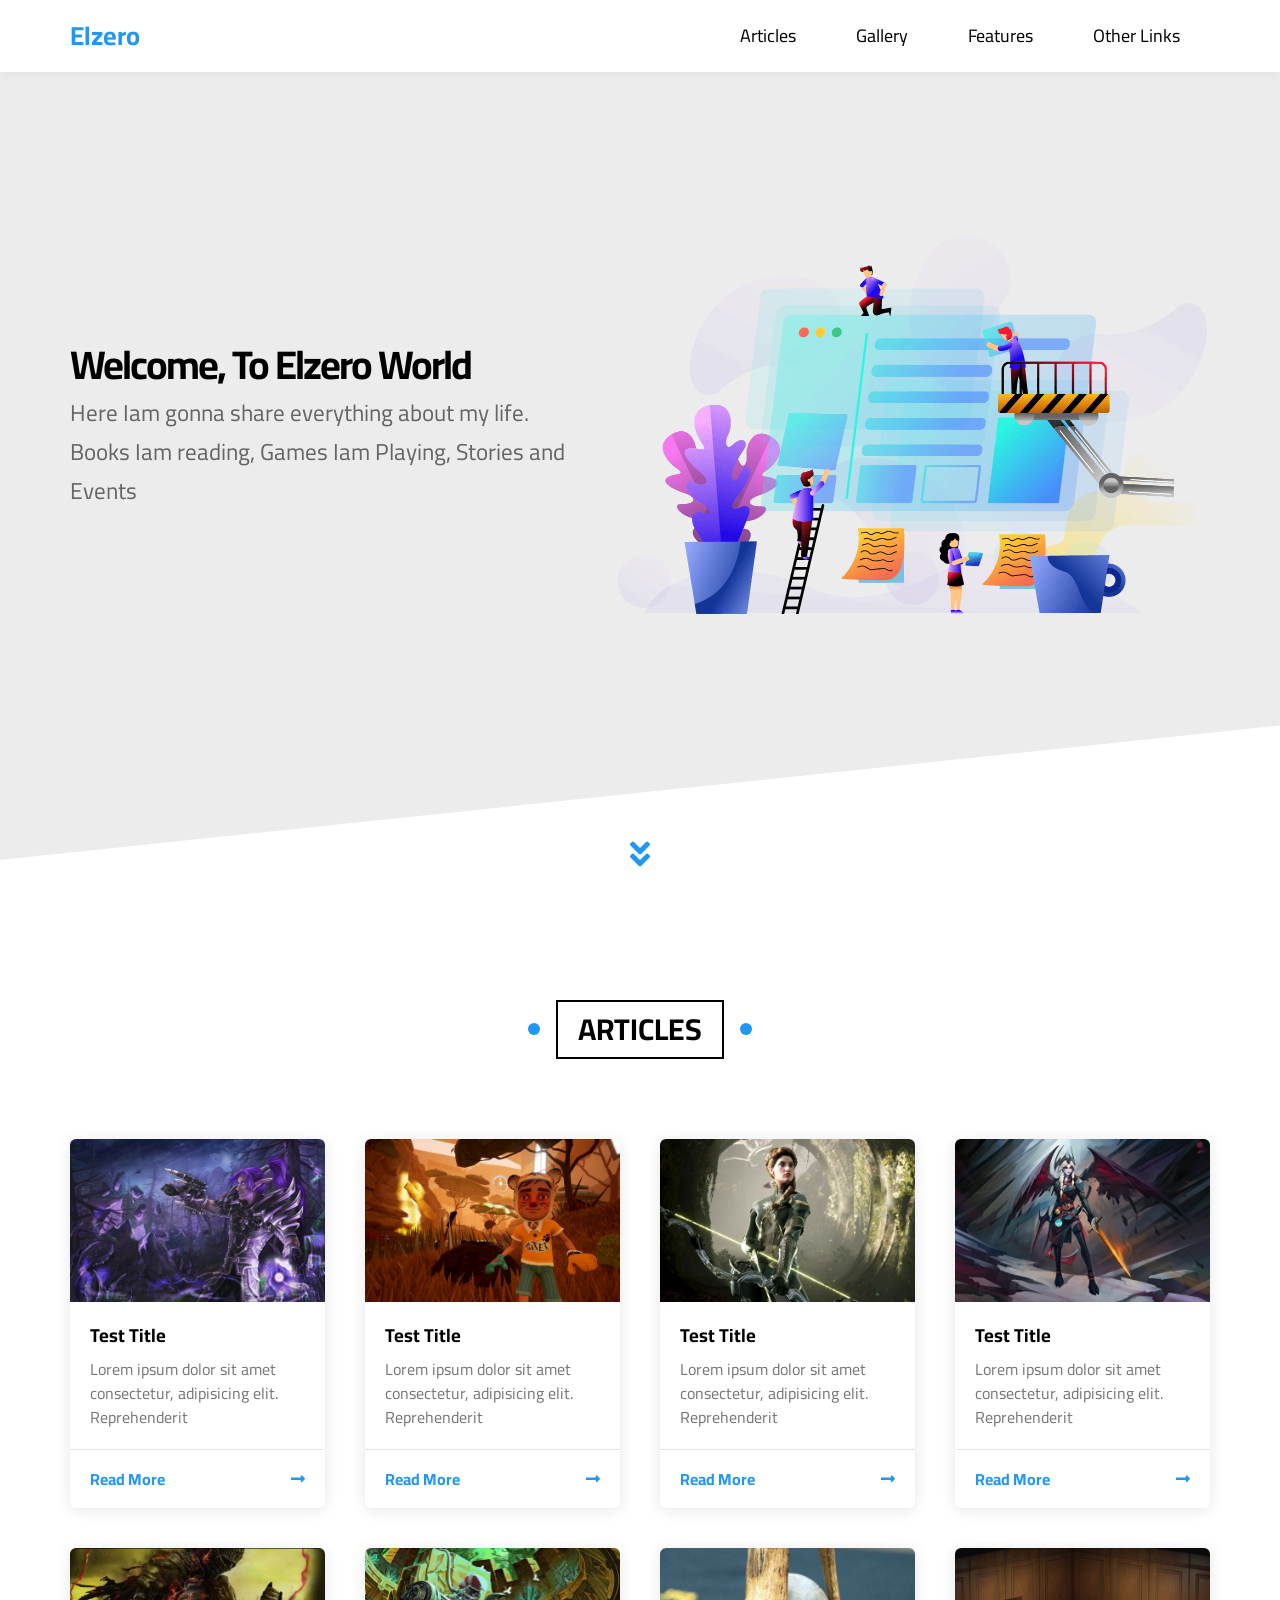
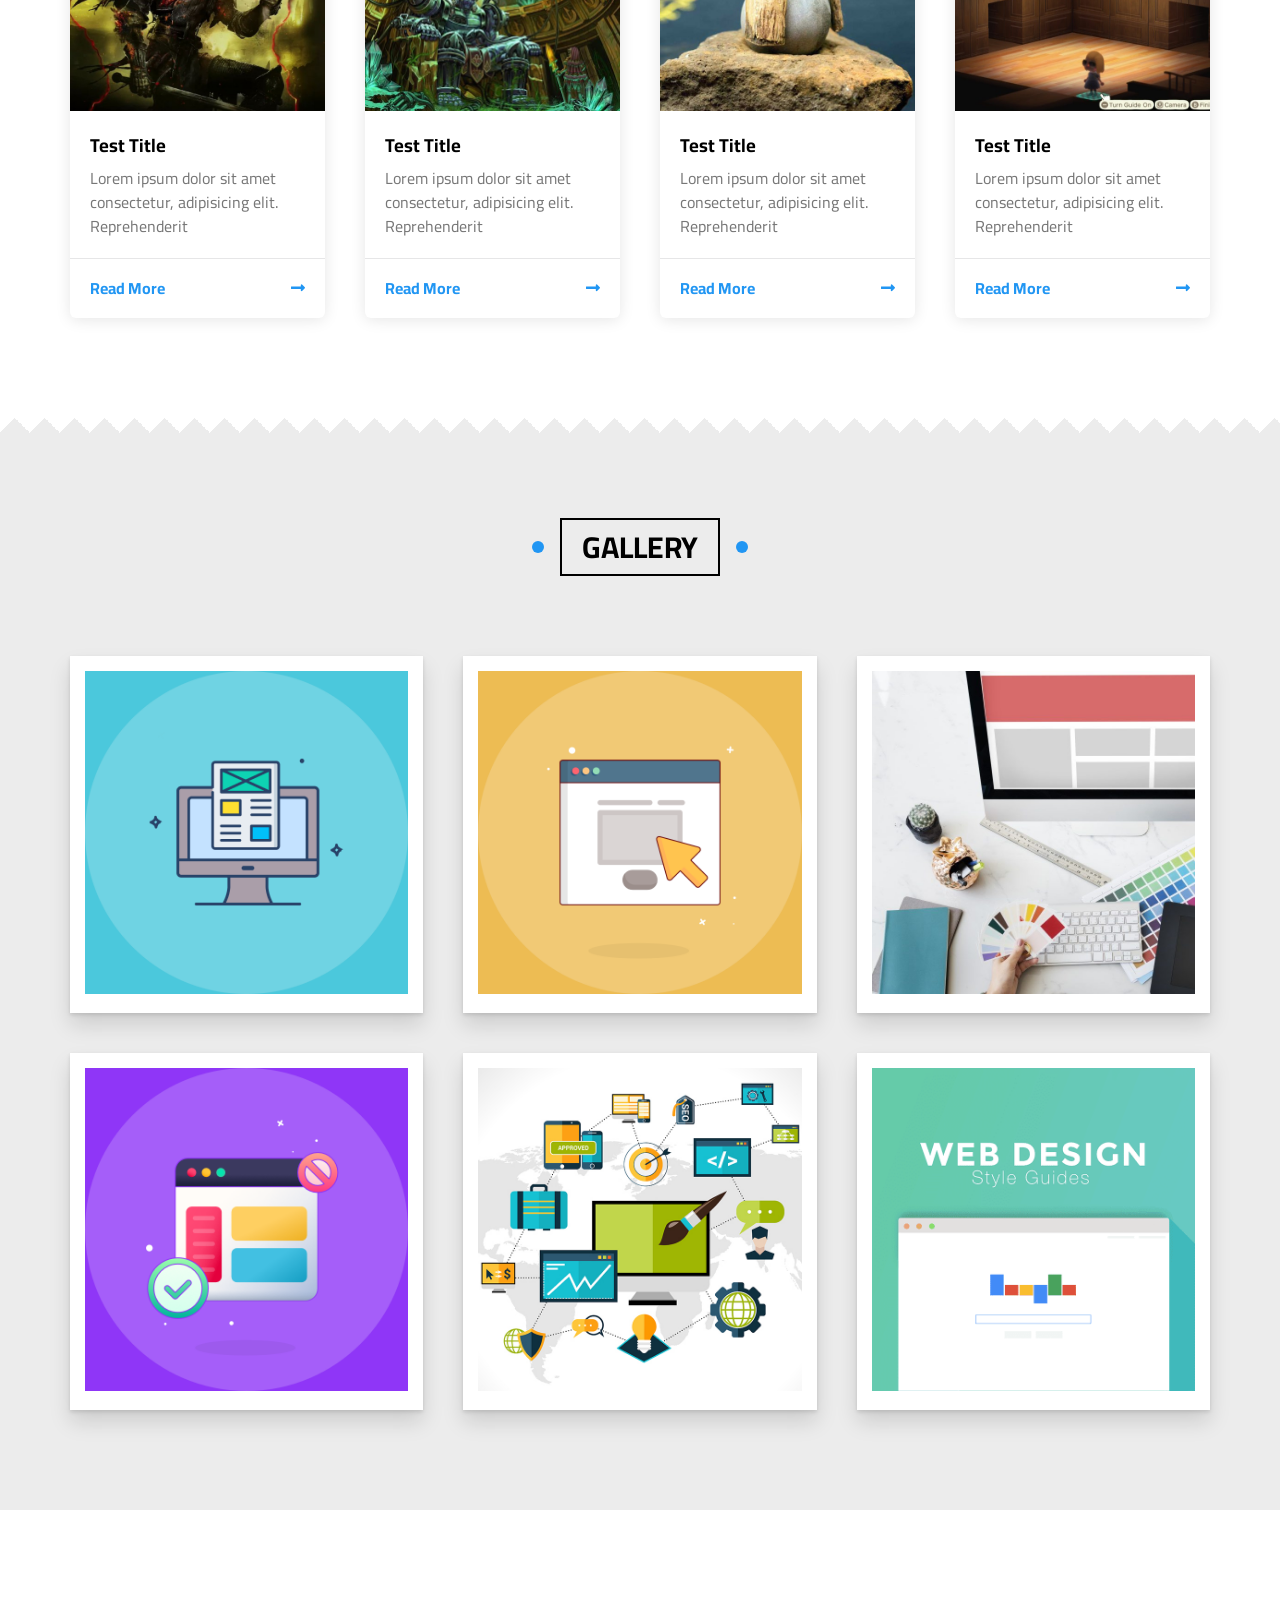
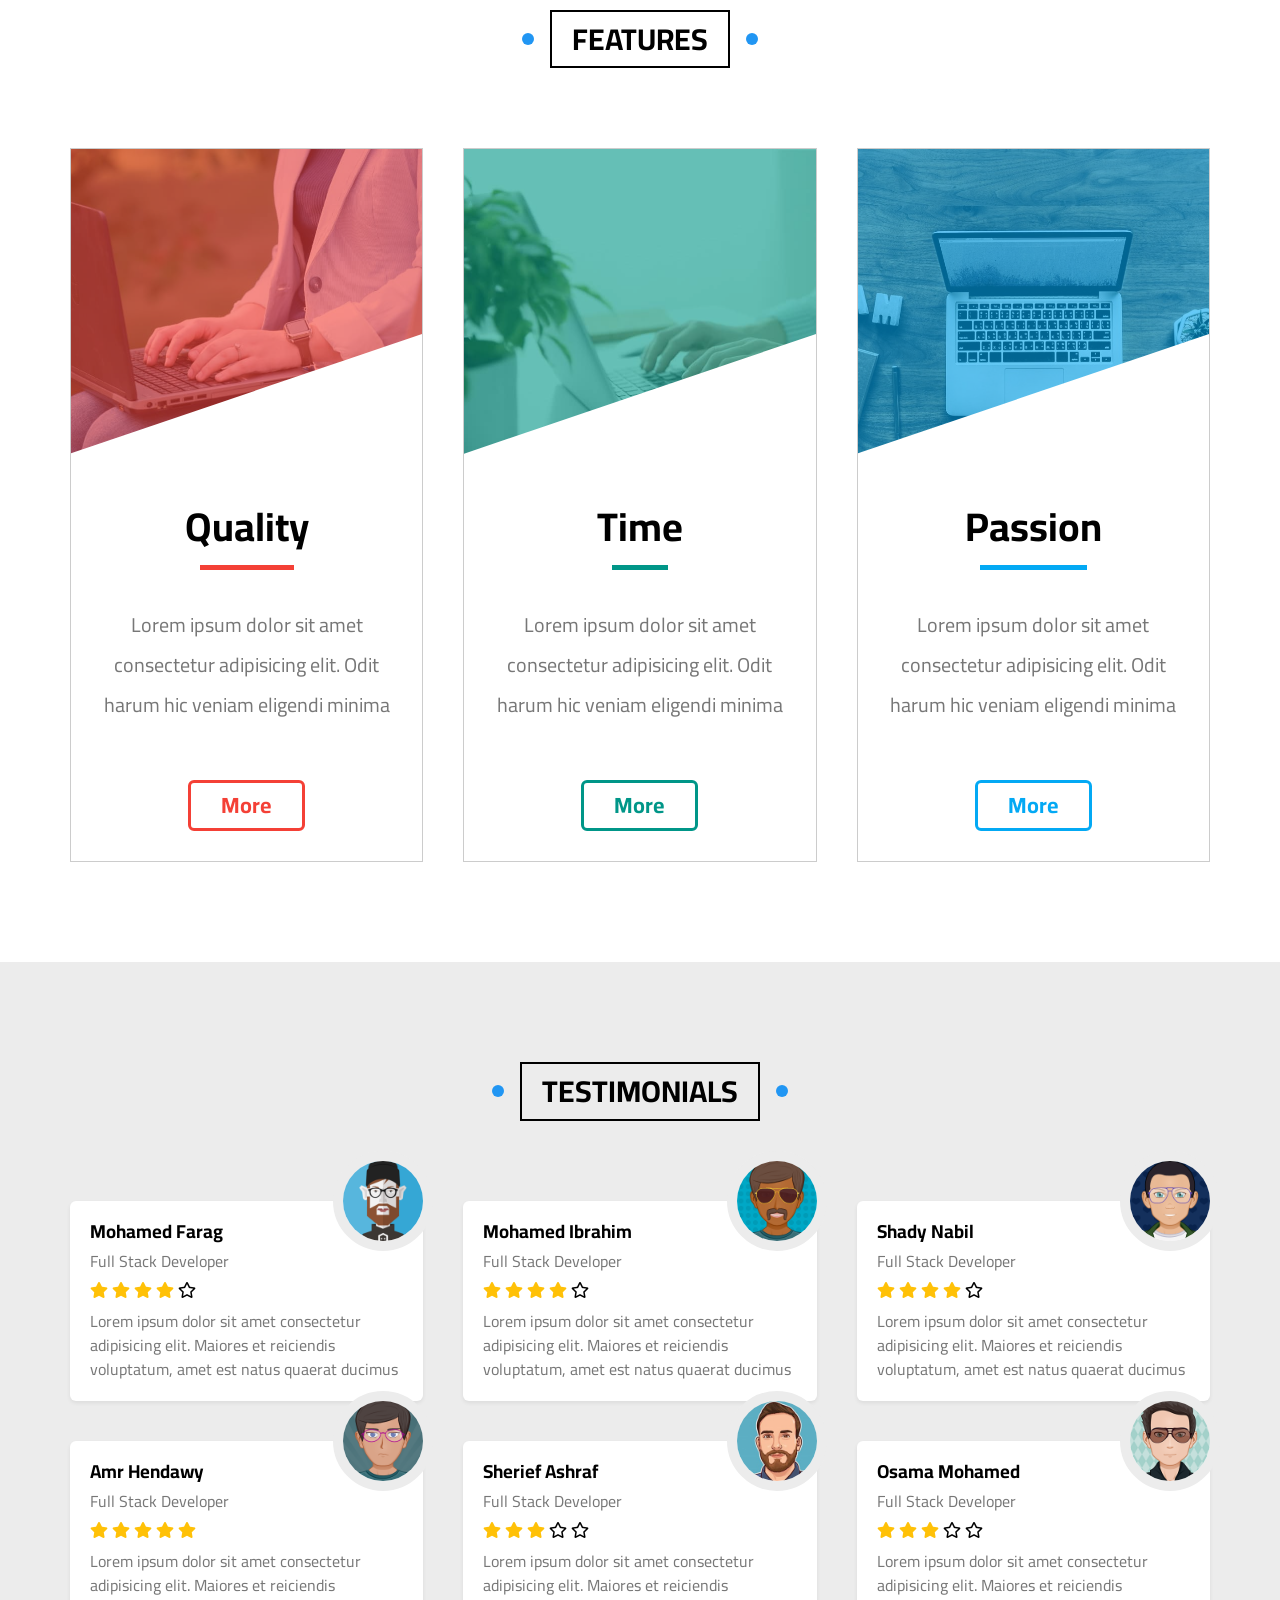
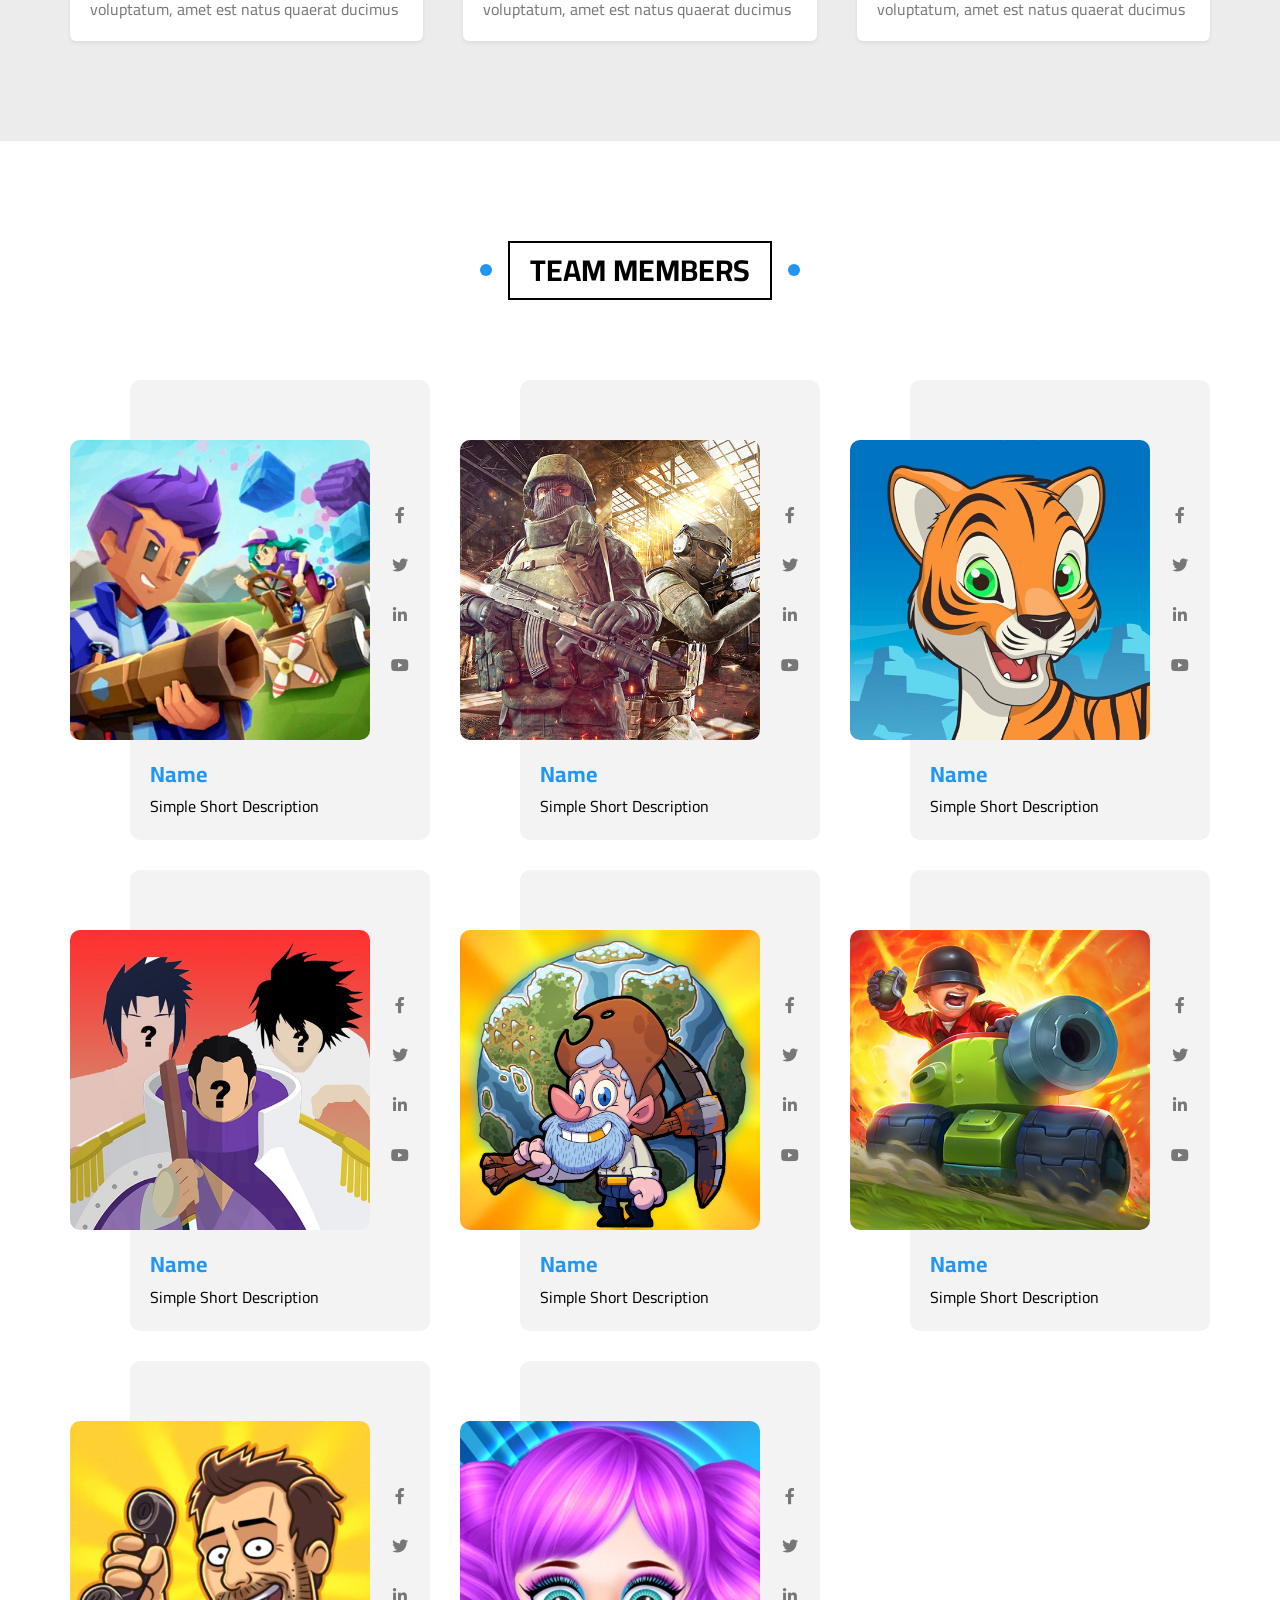
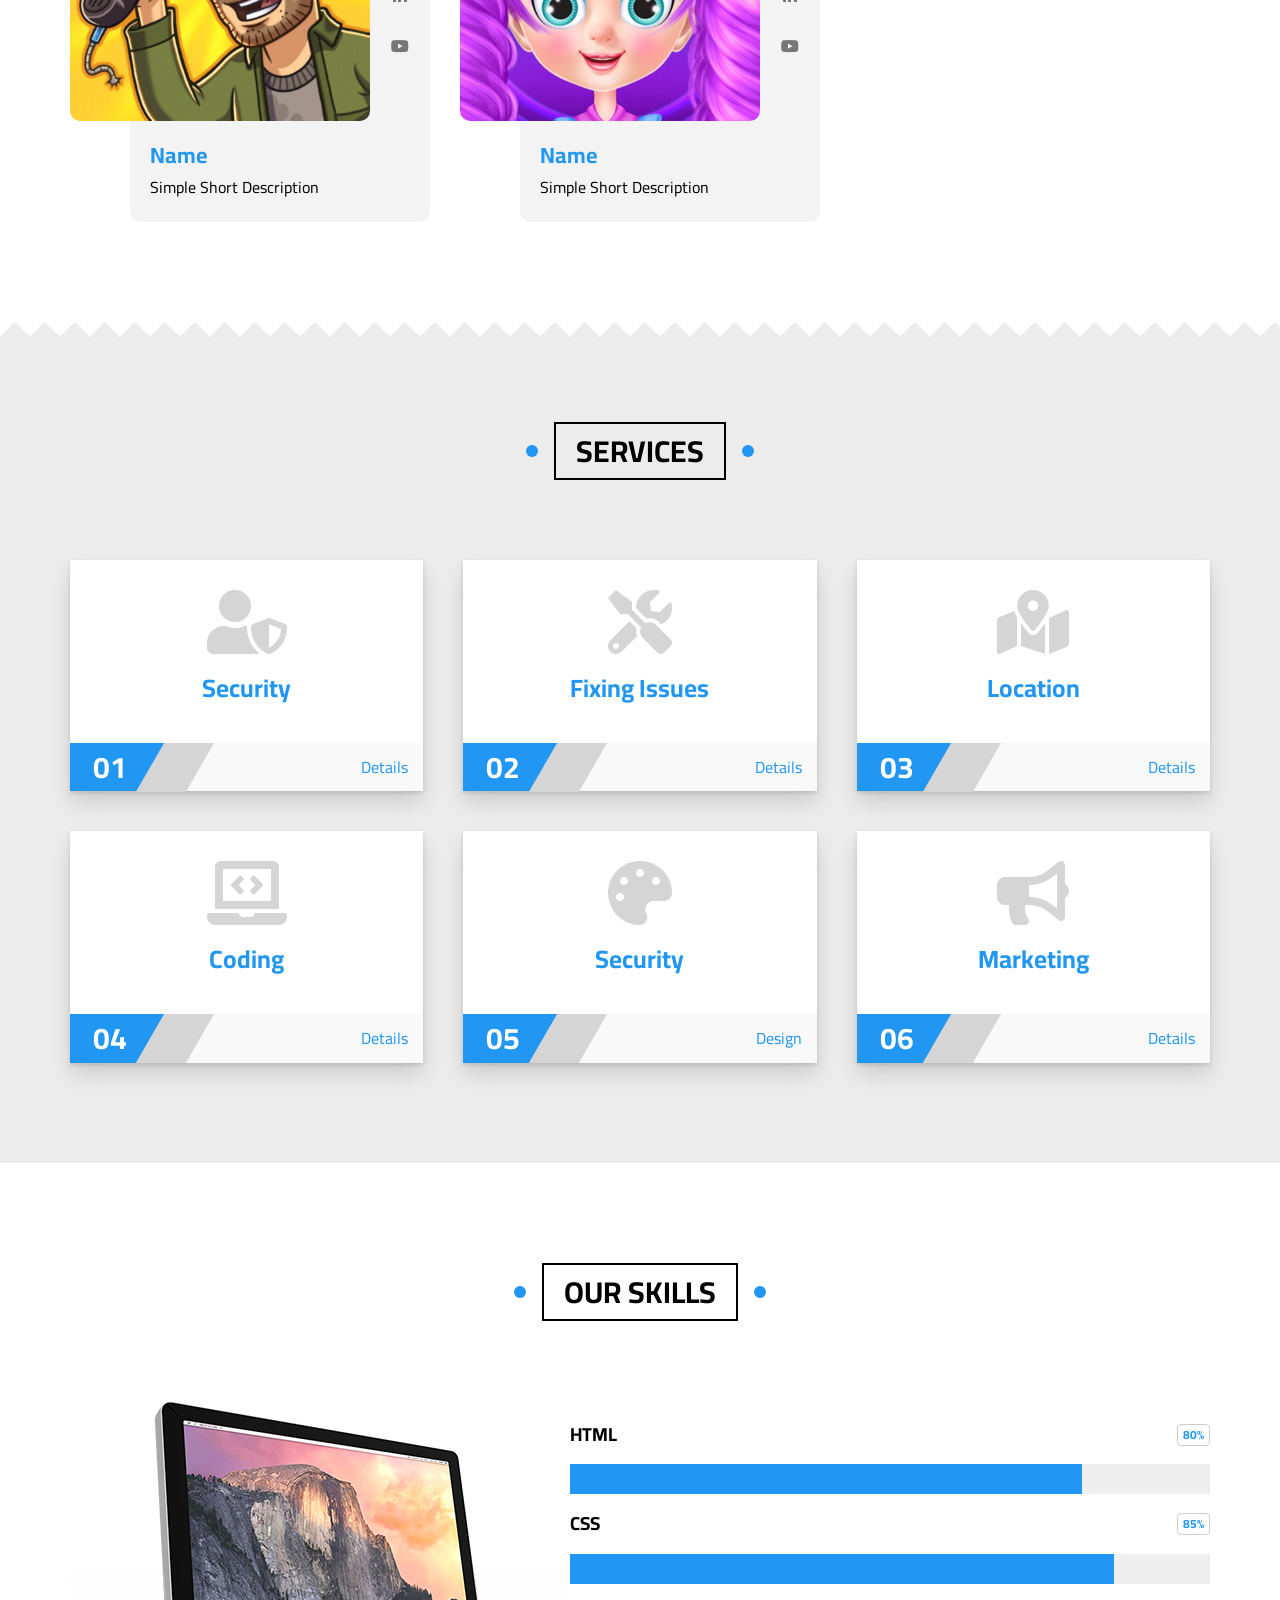
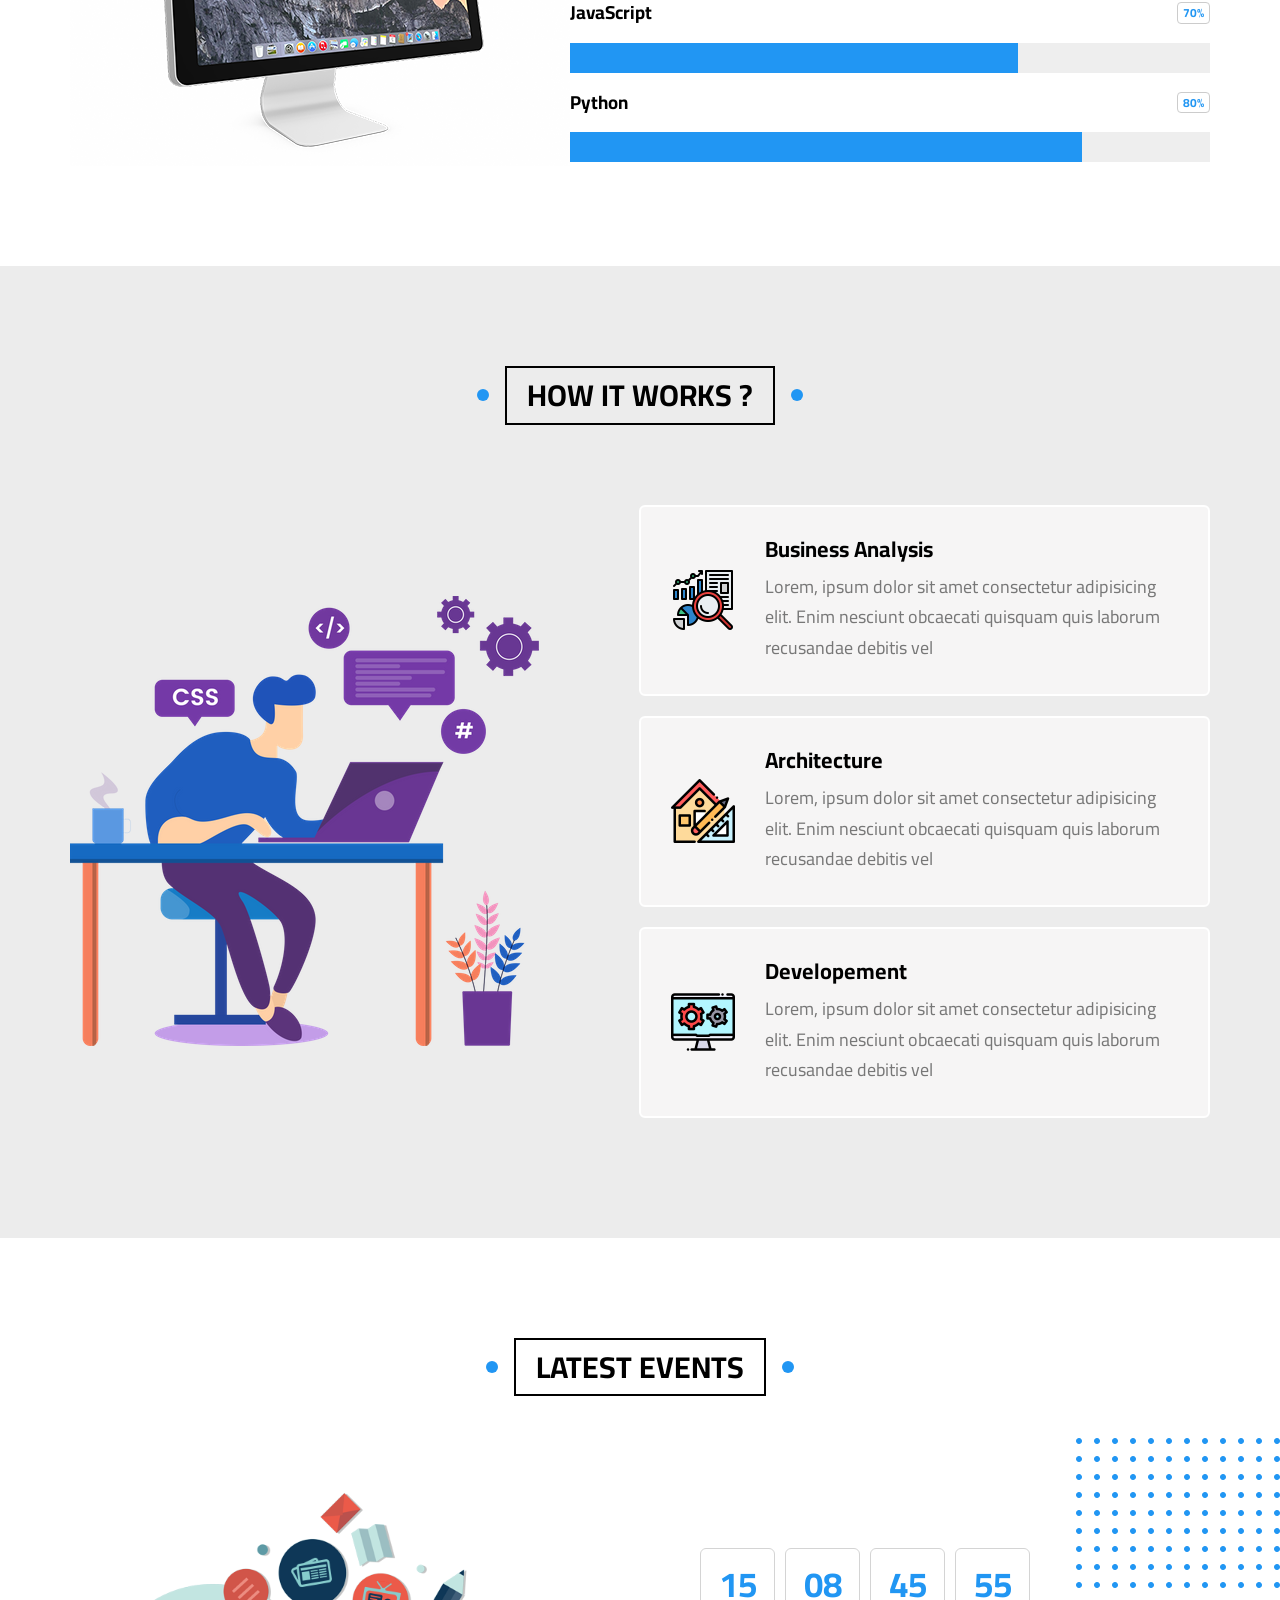
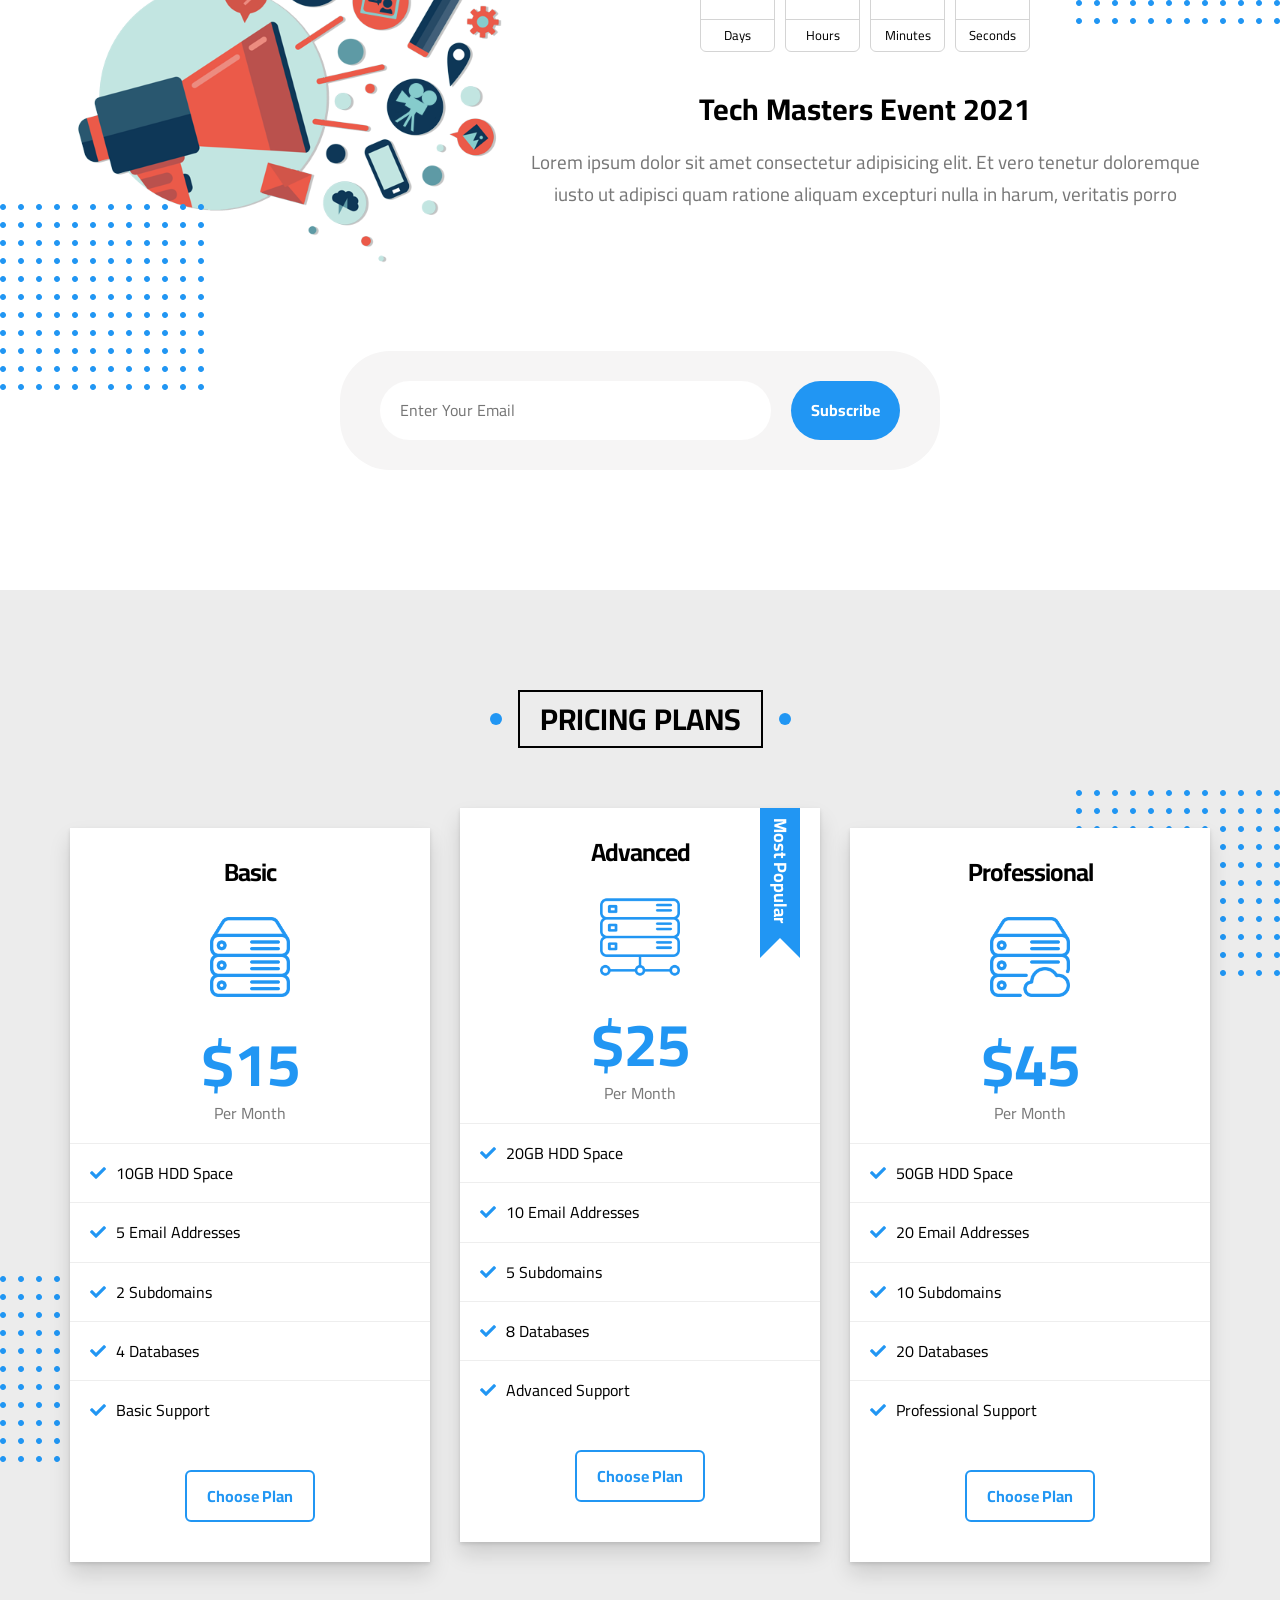
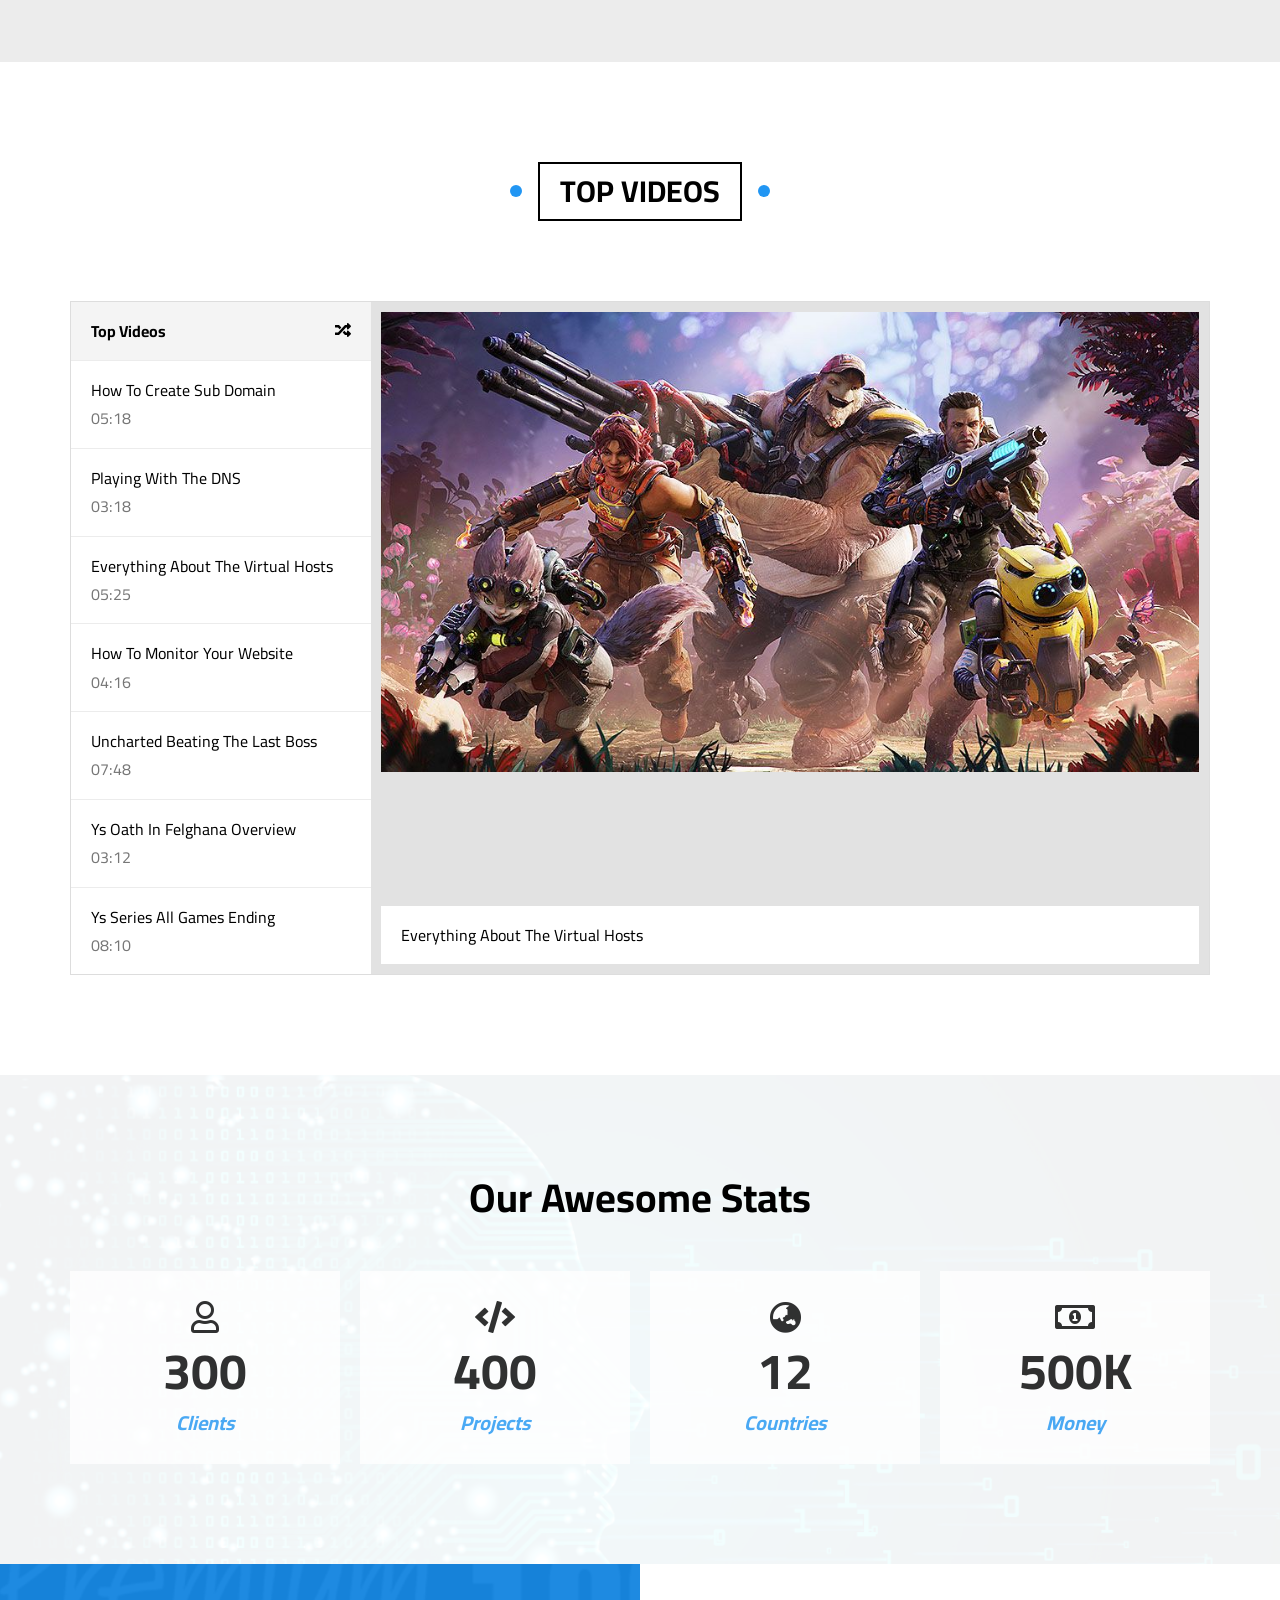
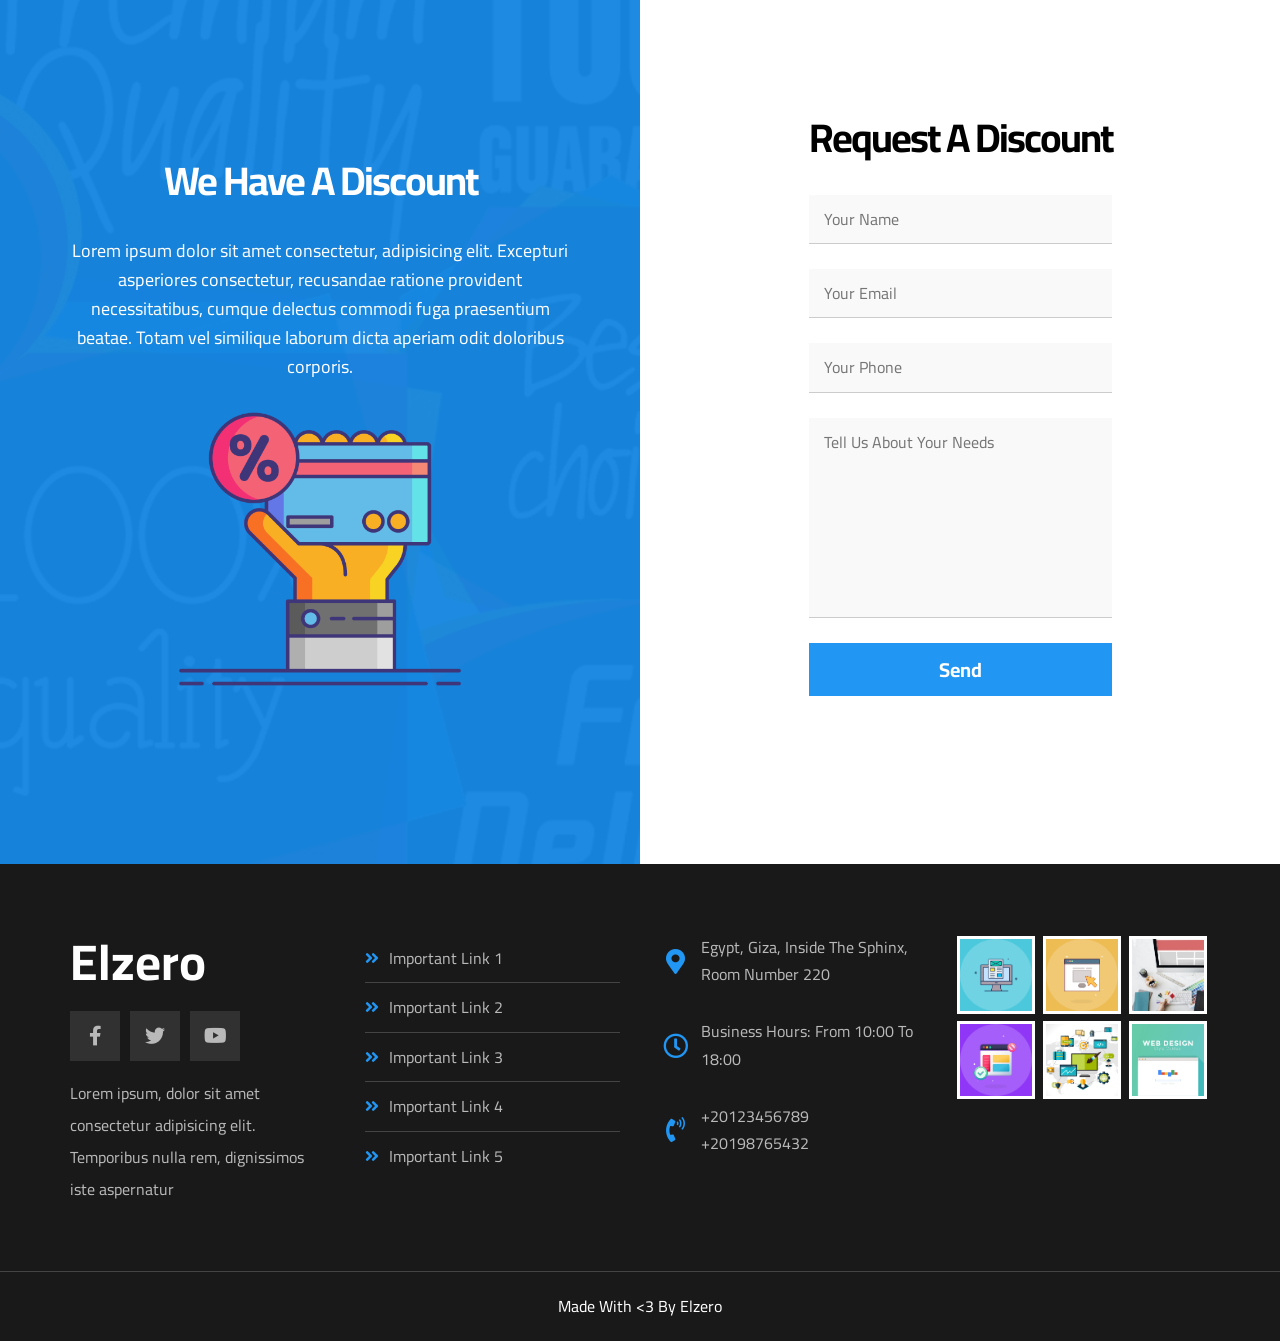
<file: week1/tamplet-3/index.html>
<!DOCTYPE html>
<html lang="en">
  <head>
    <meta charset="UTF-8" />
    <meta http-equiv="X-UA-Compatible" content="IE=edge" />
    <meta name="viewport" content="width=device-width, initial-scale=1.0" />
    <title>Elzero</title>
    <link rel="stylesheet" href="css/normalize.css" />
    <link rel="stylesheet" href="css/style.css" />
    <!-- Font Awesome -->
    <link rel="stylesheet" href="css/all.min.css" />
    <!-- Google Fonts -->
    <link rel="preconnect" href="https://fonts.googleapis.com" />
    <link rel="preconnect" href="https://fonts.gstatic.com" crossorigin />
    <link
      href="https://fonts.googleapis.com/css2?family=Cairo:wght@300;400;700&#038;display=swap"
      rel="stylesheet"
    />
  </head>
  <body>
    <!-- Start Header -->
    <div class="header" id="header">
      <div class="container">
        <a href="#" class="logo">Elzero</a>
        <ul class="main-nav">
          <li><a href="#articles">Articles</a></li>
          <li><a href="#gallery">Gallery</a></li>
          <li><a href="#features">Features</a></li>
          <li>
            <a href="#">Other Links</a>
            <!-- Start Megamenu -->
            <div class="mega-menu">
              <div class="image">
                <img decoding="async" src="imgs/megamenu.png" alt="" />
              </div>
              <ul class="links">
                <li>
                  <a href="#testimonials"
                    ><i class="far fa-comments fa-fw"></i> Testimonials</a
                  >
                </li>
                <li>
                  <a href="#team"
                    ><i class="far fa-user fa-fw"></i> Team Members</a
                  >
                </li>
                <li>
                  <a href="#services"
                    ><i class="far fa-building fa-fw"></i> Services</a
                  >
                </li>
                <li>
                  <a href="#our-skills"
                    ><i class="far fa-check-circle fa-fw"></i> Our Skills</a
                  >
                </li>
                <li>
                  <a href="#work-steps"
                    ><i class="far fa-clipboard fa-fw"></i> How It Works</a
                  >
                </li>
              </ul>
              <ul class="links">
                <li>
                  <a href="#events"
                    ><i class="far fa-calendar-alt fa-fw"></i> Events</a
                  >
                </li>
                <li>
                  <a href="#pricing"
                    ><i class="fas fa-server fa-fw"></i> Pricing Plans</a
                  >
                </li>
                <li>
                  <a href="#video"
                    ><i class="far fa-play-circle fa-fw"></i> Top Videos</a
                  >
                </li>
                <li>
                  <a href="#stats"
                    ><i class="far fa-chart-bar fa-fw"></i> Stats</a
                  >
                </li>
                <li>
                  <a href="#discount"
                    ><i class="fas fa-percent fa-fw"></i> Request A Discount</a
                  >
                </li>
              </ul>
            </div>
            <!-- End Megamenu -->
          </li>
        </ul>
      </div>
    </div>
    <!-- End Header -->
    <!-- Start Landing -->
    <div class="landing">
      <div class="container">
        <div class="text">
          <h1>Welcome, To Elzero World</h1>
          <p>
            Here Iam gonna share everything about my life. Books Iam reading,
            Games Iam Playing, Stories and Events
          </p>
        </div>
        <div class="image">
          <img decoding="async" src="imgs/landing-image.png" alt="" />
        </div>
      </div>
      <a href="#articles" class="go-down">
        <i class="fas fa-angle-double-down fa-2x"></i>
      </a>
    </div>
    <!-- End Landing -->
    <!-- Start Articles -->
    <div class="articles" id="articles">
      <h2 class="main-title">Articles</h2>
      <div class="container">
        <div class="box">
          <img decoding="async" src="imgs/cat-01.jpg" alt="" />
          <div class="content">
            <h3>Test Title</h3>
            <p>
              Lorem ipsum dolor sit amet consectetur, adipisicing elit.
              Reprehenderit
            </p>
          </div>
          <div class="info">
            <a href="">Read More</a>
            <i class="fas fa-long-arrow-alt-right"></i>
          </div>
        </div>
        <div class="box">
          <img decoding="async" src="imgs/cat-02.jpg" alt="" />
          <div class="content">
            <h3>Test Title</h3>
            <p>
              Lorem ipsum dolor sit amet consectetur, adipisicing elit.
              Reprehenderit
            </p>
          </div>
          <div class="info">
            <a href="">Read More</a>
            <i class="fas fa-long-arrow-alt-right"></i>
          </div>
        </div>
        <div class="box">
          <img decoding="async" src="imgs/cat-03.jpg" alt="" />
          <div class="content">
            <h3>Test Title</h3>
            <p>
              Lorem ipsum dolor sit amet consectetur, adipisicing elit.
              Reprehenderit
            </p>
          </div>
          <div class="info">
            <a href="">Read More</a>
            <i class="fas fa-long-arrow-alt-right"></i>
          </div>
        </div>
        <div class="box">
          <img decoding="async" src="imgs/cat-04.jpg" alt="" />
          <div class="content">
            <h3>Test Title</h3>
            <p>
              Lorem ipsum dolor sit amet consectetur, adipisicing elit.
              Reprehenderit
            </p>
          </div>
          <div class="info">
            <a href="">Read More</a>
            <i class="fas fa-long-arrow-alt-right"></i>
          </div>
        </div>
        <div class="box">
          <img decoding="async" src="imgs/cat-05.jpg" alt="" />
          <div class="content">
            <h3>Test Title</h3>
            <p>
              Lorem ipsum dolor sit amet consectetur, adipisicing elit.
              Reprehenderit
            </p>
          </div>
          <div class="info">
            <a href="">Read More</a>
            <i class="fas fa-long-arrow-alt-right"></i>
          </div>
        </div>
        <div class="box">
          <img decoding="async" src="imgs/cat-06.jpg" alt="" />
          <div class="content">
            <h3>Test Title</h3>
            <p>
              Lorem ipsum dolor sit amet consectetur, adipisicing elit.
              Reprehenderit
            </p>
          </div>
          <div class="info">
            <a href="">Read More</a>
            <i class="fas fa-long-arrow-alt-right"></i>
          </div>
        </div>
        <div class="box">
          <img decoding="async" src="imgs/cat-07.jpg" alt="" />
          <div class="content">
            <h3>Test Title</h3>
            <p>
              Lorem ipsum dolor sit amet consectetur, adipisicing elit.
              Reprehenderit
            </p>
          </div>
          <div class="info">
            <a href="">Read More</a>
            <i class="fas fa-long-arrow-alt-right"></i>
          </div>
        </div>
        <div class="box">
          <img decoding="async" src="imgs/cat-08.jpg" alt="" />
          <div class="content">
            <h3>Test Title</h3>
            <p>
              Lorem ipsum dolor sit amet consectetur, adipisicing elit.
              Reprehenderit
            </p>
          </div>
          <div class="info">
            <a href="">Read More</a>
            <i class="fas fa-long-arrow-alt-right"></i>
          </div>
        </div>
      </div>
    </div>
    <div class="spikes"></div>
    <!-- End Articles -->
    <!-- Start Gallery -->
    <div class="gallery" id="gallery">
      <h2 class="main-title">Gallery</h2>
      <div class="container">
        <div class="box">
          <div class="image">
            <img decoding="async" src="imgs/gallery-01.png" alt="" />
          </div>
        </div>
        <div class="box">
          <div class="image">
            <img decoding="async" src="imgs/gallery-02.png" alt="" />
          </div>
        </div>
        <div class="box">
          <div class="image">
            <img decoding="async" src="imgs/gallery-03.jpg" alt="" />
          </div>
        </div>
        <div class="box">
          <div class="image">
            <img decoding="async" src="imgs/gallery-04.png" alt="" />
          </div>
        </div>
        <div class="box">
          <div class="image">
            <img decoding="async" src="imgs/gallery-05.jpg" alt="" />
          </div>
        </div>
        <div class="box">
          <div class="image">
            <img decoding="async" src="imgs/gallery-06.png" alt="" />
          </div>
        </div>
      </div>
    </div>
    <!-- End Gallery -->
    <!-- Start Features -->
    <div class="features" id="features">
      <h2 class="main-title">Features</h2>
      <div class="container">
        <div class="box quality">
          <div class="img-holder">
            <img decoding="async" src="imgs/features-01.jpg" alt="" />
          </div>
          <h2>Quality</h2>
          <p>
            Lorem ipsum dolor sit amet consectetur adipisicing elit. Odit harum
            hic veniam eligendi minima
          </p>
          <a href="#">More</a>
        </div>
        <div class="box time">
          <div class="img-holder">
            <img decoding="async" src="imgs/features-02.jpg" alt="" />
          </div>
          <h2>Time</h2>
          <p>
            Lorem ipsum dolor sit amet consectetur adipisicing elit. Odit harum
            hic veniam eligendi minima
          </p>
          <a href="#">More</a>
        </div>
        <div class="box passion">
          <div class="img-holder">
            <img decoding="async" src="imgs/features-03.jpg" alt="" />
          </div>
          <h2>Passion</h2>
          <p>
            Lorem ipsum dolor sit amet consectetur adipisicing elit. Odit harum
            hic veniam eligendi minima
          </p>
          <a href="#">More</a>
        </div>
      </div>
    </div>
    <!-- End Features -->
    <!-- Start Testimonials -->
    <div class="testimonials" id="testimonials">
      <h2 class="main-title">Testimonials</h2>
      <div class="container">
        <div class="box">
          <img decoding="async" src="imgs/avatar-01.png" alt="" />
          <h3>Mohamed Farag</h3>
          <span class="title">Full Stack Developer</span>
          <div class="rate">
            <i class="filled fas fa-star"></i>
            <i class="filled fas fa-star"></i>
            <i class="filled fas fa-star"></i>
            <i class="filled fas fa-star"></i>
            <i class="far fa-star"></i>
          </div>
          <p>
            Lorem ipsum dolor sit amet consectetur adipisicing elit. Maiores et
            reiciendis voluptatum, amet est natus quaerat ducimus
          </p>
        </div>
        <div class="box">
          <img decoding="async" src="imgs/avatar-02.png" alt="" />
          <h3>Mohamed Ibrahim</h3>
          <span class="title">Full Stack Developer</span>
          <div class="rate">
            <i class="filled fas fa-star"></i>
            <i class="filled fas fa-star"></i>
            <i class="filled fas fa-star"></i>
            <i class="filled fas fa-star"></i>
            <i class="far fa-star"></i>
          </div>
          <p>
            Lorem ipsum dolor sit amet consectetur adipisicing elit. Maiores et
            reiciendis voluptatum, amet est natus quaerat ducimus
          </p>
        </div>
        <div class="box">
          <img decoding="async" src="imgs/avatar-03.png" alt="" />
          <h3>Shady Nabil</h3>
          <span class="title">Full Stack Developer</span>
          <div class="rate">
            <i class="filled fas fa-star"></i>
            <i class="filled fas fa-star"></i>
            <i class="filled fas fa-star"></i>
            <i class="filled fas fa-star"></i>
            <i class="far fa-star"></i>
          </div>
          <p>
            Lorem ipsum dolor sit amet consectetur adipisicing elit. Maiores et
            reiciendis voluptatum, amet est natus quaerat ducimus
          </p>
        </div>
        <div class="box">
          <img decoding="async" src="imgs/avatar-04.png" alt="" />
          <h3>Amr Hendawy</h3>
          <span class="title">Full Stack Developer</span>
          <div class="rate">
            <i class="filled fas fa-star"></i>
            <i class="filled fas fa-star"></i>
            <i class="filled fas fa-star"></i>
            <i class="filled fas fa-star"></i>
            <i class="filled fas fa-star"></i>
          </div>
          <p>
            Lorem ipsum dolor sit amet consectetur adipisicing elit. Maiores et
            reiciendis voluptatum, amet est natus quaerat ducimus
          </p>
        </div>
        <div class="box">
          <img decoding="async" src="imgs/avatar-05.png" alt="" />
          <h3>Sherief Ashraf</h3>
          <span class="title">Full Stack Developer</span>
          <div class="rate">
            <i class="filled fas fa-star"></i>
            <i class="filled fas fa-star"></i>
            <i class="filled fas fa-star"></i>
            <i class="far fa-star"></i>
            <i class="far fa-star"></i>
          </div>
          <p>
            Lorem ipsum dolor sit amet consectetur adipisicing elit. Maiores et
            reiciendis voluptatum, amet est natus quaerat ducimus
          </p>
        </div>
        <div class="box">
          <img decoding="async" src="imgs/avatar-06.png" alt="" />
          <h3>Osama Mohamed</h3>
          <span class="title">Full Stack Developer</span>
          <div class="rate">
            <i class="filled fas fa-star"></i>
            <i class="filled fas fa-star"></i>
            <i class="filled fas fa-star"></i>
            <i class="far fa-star"></i>
            <i class="far fa-star"></i>
          </div>
          <p>
            Lorem ipsum dolor sit amet consectetur adipisicing elit. Maiores et
            reiciendis voluptatum, amet est natus quaerat ducimus
          </p>
        </div>
      </div>
    </div>
    <!-- End Testimonials -->
    <!-- Start Team -->
    <div class="team" id="team">
      <h2 class="main-title">Team Members</h2>
      <div class="container">
        <div class="box">
          <div class="data">
            <img decoding="async" src="imgs/team-01.jpg" alt="" />
            <div class="social">
              <a href="#">
                <i class="fab fa-facebook-f"></i>
              </a>
              <a href="#">
                <i class="fab fa-twitter"></i>
              </a>
              <a href="#">
                <i class="fab fa-linkedin-in"></i>
              </a>
              <a href="#">
                <i class="fab fa-youtube"></i>
              </a>
            </div>
          </div>
          <div class="info">
            <h3>Name</h3>
            <p>Simple Short Description</p>
          </div>
        </div>
        <div class="box">
          <div class="data">
            <img decoding="async" src="imgs/team-02.jpg" alt="" />
            <div class="social">
              <a href="#">
                <i class="fab fa-facebook-f"></i>
              </a>
              <a href="#">
                <i class="fab fa-twitter"></i>
              </a>
              <a href="#">
                <i class="fab fa-linkedin-in"></i>
              </a>
              <a href="#">
                <i class="fab fa-youtube"></i>
              </a>
            </div>
          </div>
          <div class="info">
            <h3>Name</h3>
            <p>Simple Short Description</p>
          </div>
        </div>
        <div class="box">
          <div class="data">
            <img decoding="async" src="imgs/team-03.jpg" alt="" />
            <div class="social">
              <a href="#">
                <i class="fab fa-facebook-f"></i>
              </a>
              <a href="#">
                <i class="fab fa-twitter"></i>
              </a>
              <a href="#">
                <i class="fab fa-linkedin-in"></i>
              </a>
              <a href="#">
                <i class="fab fa-youtube"></i>
              </a>
            </div>
          </div>
          <div class="info">
            <h3>Name</h3>
            <p>Simple Short Description</p>
          </div>
        </div>
        <div class="box">
          <div class="data">
            <img decoding="async" src="imgs/team-04.jpg" alt="" />
            <div class="social">
              <a href="#">
                <i class="fab fa-facebook-f"></i>
              </a>
              <a href="#">
                <i class="fab fa-twitter"></i>
              </a>
              <a href="#">
                <i class="fab fa-linkedin-in"></i>
              </a>
              <a href="#">
                <i class="fab fa-youtube"></i>
              </a>
            </div>
          </div>
          <div class="info">
            <h3>Name</h3>
            <p>Simple Short Description</p>
          </div>
        </div>
        <div class="box">
          <div class="data">
            <img decoding="async" src="imgs/team-05.png" alt="" />
            <div class="social">
              <a href="#">
                <i class="fab fa-facebook-f"></i>
              </a>
              <a href="#">
                <i class="fab fa-twitter"></i>
              </a>
              <a href="#">
                <i class="fab fa-linkedin-in"></i>
              </a>
              <a href="#">
                <i class="fab fa-youtube"></i>
              </a>
            </div>
          </div>
          <div class="info">
            <h3>Name</h3>
            <p>Simple Short Description</p>
          </div>
        </div>
        <div class="box">
          <div class="data">
            <img decoding="async" src="imgs/team-06.png" alt="" />
            <div class="social">
              <a href="#">
                <i class="fab fa-facebook-f"></i>
              </a>
              <a href="#">
                <i class="fab fa-twitter"></i>
              </a>
              <a href="#">
                <i class="fab fa-linkedin-in"></i>
              </a>
              <a href="#">
                <i class="fab fa-youtube"></i>
              </a>
            </div>
          </div>
          <div class="info">
            <h3>Name</h3>
            <p>Simple Short Description</p>
          </div>
        </div>
        <div class="box">
          <div class="data">
            <img decoding="async" src="imgs/team-07.jpg" alt="" />
            <div class="social">
              <a href="#">
                <i class="fab fa-facebook-f"></i>
              </a>
              <a href="#">
                <i class="fab fa-twitter"></i>
              </a>
              <a href="#">
                <i class="fab fa-linkedin-in"></i>
              </a>
              <a href="#">
                <i class="fab fa-youtube"></i>
              </a>
            </div>
          </div>
          <div class="info">
            <h3>Name</h3>
            <p>Simple Short Description</p>
          </div>
        </div>
        <div class="box">
          <div class="data">
            <img decoding="async" src="imgs/team-08.jpg" alt="" />
            <div class="social">
              <a href="#">
                <i class="fab fa-facebook-f"></i>
              </a>
              <a href="#">
                <i class="fab fa-twitter"></i>
              </a>
              <a href="#">
                <i class="fab fa-linkedin-in"></i>
              </a>
              <a href="#">
                <i class="fab fa-youtube"></i>
              </a>
            </div>
          </div>
          <div class="info">
            <h3>Name</h3>
            <p>Simple Short Description</p>
          </div>
        </div>
      </div>
    </div>
    <div class="spikes"></div>
    <!-- End Team -->
    <!-- Start Services -->
    <div class="services" id="services">
      <h2 class="main-title">Services</h2>
      <div class="container">
        <div class="box">
          <i class="fas fa-user-shield fa-4x"></i>
          <h3>Security</h3>
          <div class="info">
            <a href="#">Details</a>
          </div>
        </div>
        <div class="box">
          <i class="fas fa-tools fa-4x"></i>
          <h3>Fixing Issues</h3>
          <div class="info">
            <a href="#">Details</a>
          </div>
        </div>
        <div class="box">
          <i class="fas fa-map-marked-alt fa-4x"></i>
          <h3>Location</h3>
          <div class="info">
            <a href="#">Details</a>
          </div>
        </div>
        <div class="box">
          <i class="fas fa-laptop-code fa-4x"></i>
          <h3>Coding</h3>
          <div class="info">
            <a href="#">Details</a>
          </div>
        </div>
        <div class="box">
          <i class="fas fa-palette fa-4x"></i>
          <h3>Security</h3>
          <div class="info">
            <a href="#">Design</a>
          </div>
        </div>
        <div class="box">
          <i class="fas fa-bullhorn fa-4x"></i>
          <h3>Marketing</h3>
          <div class="info">
            <a href="#">Details</a>
          </div>
        </div>
      </div>
    </div>
    <!-- End Services -->
    <!-- Start Skills -->
    <div class="our-skills" id="our-skills">
      <h2 class="main-title">Our Skills</h2>
      <div class="container">
        <img decoding="async" src="imgs/skills.png" alt="" />
        <div class="skills">
          <div class="skill">
            <h3>HTML <span>80%</span></h3>
            <div class="the-progress">
              <span style="width: 80%"></span>
            </div>
          </div>
          <div class="skill">
            <h3>CSS <span>85%</span></h3>
            <div class="the-progress">
              <span style="width: 85%"></span>
            </div>
          </div>
          <div class="skill">
            <h3>JavaScript <span>70%</span></h3>
            <div class="the-progress">
              <span style="width: 70%"></span>
            </div>
          </div>
          <div class="skill">
            <h3>Python <span>80%</span></h3>
            <div class="the-progress">
              <span style="width: 80%"></span>
            </div>
          </div>
        </div>
      </div>
    </div>
    <!-- End Skills -->
    <!-- Start Work Steps -->
    <div class="work-steps" id="work-steps">
      <h2 class="main-title">How It Works ?</h2>
      <div class="container">
        <img decoding="async" src="imgs/work-steps.png" alt="" class="image" />
        <div class="info">
          <div class="box">
            <img decoding="async" src="imgs/work-steps-1.png" alt="" />
            <div class="text">
              <h3>Business Analysis</h3>
              <p>
                Lorem, ipsum dolor sit amet consectetur adipisicing elit. Enim
                nesciunt obcaecati quisquam quis laborum recusandae debitis vel
              </p>
            </div>
          </div>
          <div class="box">
            <img decoding="async" src="imgs/work-steps-2.png" alt="" />
            <div class="text">
              <h3>Architecture</h3>
              <p>
                Lorem, ipsum dolor sit amet consectetur adipisicing elit. Enim
                nesciunt obcaecati quisquam quis laborum recusandae debitis vel
              </p>
            </div>
          </div>
          <div class="box">
            <img decoding="async" src="imgs/work-steps-3.png" alt="" />
            <div class="text">
              <h3>Developement</h3>
              <p>
                Lorem, ipsum dolor sit amet consectetur adipisicing elit. Enim
                nesciunt obcaecati quisquam quis laborum recusandae debitis vel
              </p>
            </div>
          </div>
        </div>
      </div>
    </div>
    <!-- End Work Steps -->
    <!-- Start Events -->
    <div class="events" id="events">
      <div class="dots dots-up"></div>
      <div class="dots dots-down"></div>
      <h2 class="main-title">Latest Events</h2>
      <div class="container">
        <img decoding="async" src="imgs/events.png" alt="" />
        <div class="info">
          <div class="time">
            <div class="unit">
              <span>15</span>
              <span>Days</span>
            </div>
            <div class="unit">
              <span>08</span>
              <span>Hours</span>
            </div>
            <div class="unit">
              <span>45</span>
              <span>Minutes</span>
            </div>
            <div class="unit">
              <span>55</span>
              <span>Seconds</span>
            </div>
          </div>
          <h2 class="title">Tech Masters Event 2021</h2>
          <p class="description">
            Lorem ipsum dolor sit amet consectetur adipisicing elit. Et vero
            tenetur doloremque iusto ut adipisci quam ratione aliquam excepturi
            nulla in harum, veritatis porro
          </p>
        </div>
        <div class="subscribe">
          <form action="">
            <input type="email" placeholder="Enter Your Email" />
            <input type="submit" value="Subscribe" />
          </form>
        </div>
      </div>
    </div>
    <!-- End Events -->
    <!-- Start Pricing -->
    <div class="pricing" id="pricing">
      <div class="dots dots-up"></div>
      <div class="dots dots-down"></div>
      <h2 class="main-title">Pricing Plans</h2>
      <div class="container">
        <div class="box">
          <div class="title">Basic</div>
          <img decoding="async" src="imgs/hosting-basic.png" alt="" />
          <div class="price">
            <span class="amount">$15</span>
            <span class="time">Per Month</span>
          </div>
          <ul>
            <li>10GB HDD Space</li>
            <li>5 Email Addresses</li>
            <li>2 Subdomains</li>
            <li>4 Databases</li>
            <li>Basic Support</li>
          </ul>
          <a href="#">Choose Plan</a>
        </div>
        <div class="box popular">
          <div class="label">Most Popular</div>
          <div class="title">Advanced</div>
          <img decoding="async" src="imgs/hosting-advanced.png" alt="" />
          <div class="price">
            <span class="amount">$25</span>
            <span class="time">Per Month</span>
          </div>
          <ul>
            <li>20GB HDD Space</li>
            <li>10 Email Addresses</li>
            <li>5 Subdomains</li>
            <li>8 Databases</li>
            <li>Advanced Support</li>
          </ul>
          <a href="#">Choose Plan</a>
        </div>
        <div class="box">
          <div class="title">Professional</div>
          <img decoding="async" src="imgs/hosting-professional.png" alt="" />
          <div class="price">
            <span class="amount">$45</span>
            <span class="time">Per Month</span>
          </div>
          <ul>
            <li>50GB HDD Space</li>
            <li>20 Email Addresses</li>
            <li>10 Subdomains</li>
            <li>20 Databases</li>
            <li>Professional Support</li>
          </ul>
          <a href="#">Choose Plan</a>
        </div>
      </div>
    </div>
    <!-- End Pricing -->
    <!-- Start Videos -->
    <div class="videos" id="videos">
      <h2 class="main-title">Top Videos</h2>
      <div class="container">
        <div class="holder">
          <div class="list">
            <div class="name">
              Top Videos
              <i class="fas fa-random"></i>
            </div>
            <ul>
              <li>How To Create Sub Domain<span>05:18</span></li>
              <li>Playing With The DNS <span>03:18</span></li>
              <li>Everything About The Virtual Hosts <span>05:25</span></li>
              <li>How To Monitor Your Website <span>04:16</span></li>
              <li>Uncharted Beating The Last Boss <span>07:48</span></li>
              <li>Ys Oath In Felghana Overview <span>03:12</span></li>
              <li>Ys Series All Games Ending <span>08:10</span></li>
            </ul>
          </div>
          <div class="preview">
            <img decoding="async" src="imgs/video-preview.jpg" alt="" />
            <div class="info">Everything About The Virtual Hosts</div>
          </div>
        </div>
      </div>
    </div>
    <!-- End Videos -->
    <!-- Start Stats -->
    <div class="stats" id="stats">
      <h2>Our Awesome Stats</h2>
      <div class="container">
        <div class="box">
          <i class="far fa-user fa-2x fa-fw"></i>
          <span class="number">300</span>
          <span class="text">Clients</span>
        </div>
        <div class="box">
          <i class="fas fa-code fa-2x fa-fw"></i>
          <span class="number">400</span>
          <span class="text">Projects</span>
        </div>
        <div class="box">
          <i class="fas fa-globe-asia fa-2x fa-fw"></i>
          <span class="number">12</span>
          <span class="text">Countries</span>
        </div>
        <div class="box">
          <i class="far fa-money-bill-alt fa-2x fa-fw"></i>
          <span class="number">500K</span>
          <span class="text">Money</span>
        </div>
      </div>
    </div>
    <!-- End Stats -->
    <!-- Start Discount -->
    <div class="discount" id="discount">
      <div class="image">
        <div class="content">
          <h2>We Have A Discount</h2>
          <p>
            Lorem ipsum dolor sit amet consectetur, adipisicing elit. Excepturi
            asperiores consectetur, recusandae ratione provident necessitatibus,
            cumque delectus commodi fuga praesentium beatae. Totam vel similique
            laborum dicta aperiam odit doloribus corporis.
          </p>
          <img decoding="async" src="imgs/discount.png" alt="" />
        </div>
      </div>
      <div class="form">
        <div class="content">
          <h2>Request A Discount</h2>
          <form action="">
            <input
              class="input"
              type="text"
              placeholder="Your Name"
              name="name"
            />
            <input
              class="input"
              type="email"
              placeholder="Your Email"
              name="email"
            />
            <input
              class="input"
              type="text"
              placeholder="Your Phone"
              name="mobile"
            />
            <textarea
              class="input"
              placeholder="Tell Us About Your Needs"
              name="message"
            ></textarea>
            <input type="submit" value="Send" />
          </form>
        </div>
      </div>
    </div>
    <!-- End Discount -->
    <!-- Start Footer -->
    <div class="footer">
      <div class="container">
        <div class="box">
          <h3>Elzero</h3>
          <ul class="social">
            <li>
              <a href="#" class="facebook">
                <i class="fab fa-facebook-f"></i>
              </a>
            </li>
            <li>
              <a href="#" class="twitter">
                <i class="fab fa-twitter"></i>
              </a>
            </li>
            <li>
              <a href="#" class="youtube">
                <i class="fab fa-youtube"></i>
              </a>
            </li>
          </ul>
          <p class="text">
            Lorem ipsum, dolor sit amet consectetur adipisicing elit. Temporibus
            nulla rem, dignissimos iste aspernatur
          </p>
        </div>
        <div class="box">
          <ul class="links">
            <li><a href="#">Important Link 1</a></li>
            <li><a href="#">Important Link 2</a></li>
            <li><a href="#">Important Link 3</a></li>
            <li><a href="#">Important Link 4</a></li>
            <li><a href="#">Important Link 5</a></li>
          </ul>
        </div>
        <div class="box">
          <div class="line">
            <i class="fas fa-map-marker-alt fa-fw"></i>
            <div class="info">
              Egypt, Giza, Inside The Sphinx, Room Number 220
            </div>
          </div>
          <div class="line">
            <i class="far fa-clock fa-fw"></i>
            <div class="info">Business Hours: From 10:00 To 18:00</div>
          </div>
          <div class="line">
            <i class="fas fa-phone-volume fa-fw"></i>
            <div class="info">
              <span>+20123456789</span>
              <span>+20198765432</span>
            </div>
          </div>
        </div>
        <div class="box footer-gallery">
          <img decoding="async" src="imgs/gallery-01.png" alt="" />
          <img decoding="async" src="imgs/gallery-02.png" alt="" />
          <img decoding="async" src="imgs/gallery-03.jpg" alt="" />
          <img decoding="async" src="imgs/gallery-04.png" alt="" />
          <img decoding="async" src="imgs/gallery-05.jpg" alt="" />
          <img decoding="async" src="imgs/gallery-06.png" alt="" />
        </div>
      </div>
      <p class="copyright">Made With &lt;3 By Elzero</p>
    </div>
    <!-- End Footer -->
  </body>
</html>
</file>
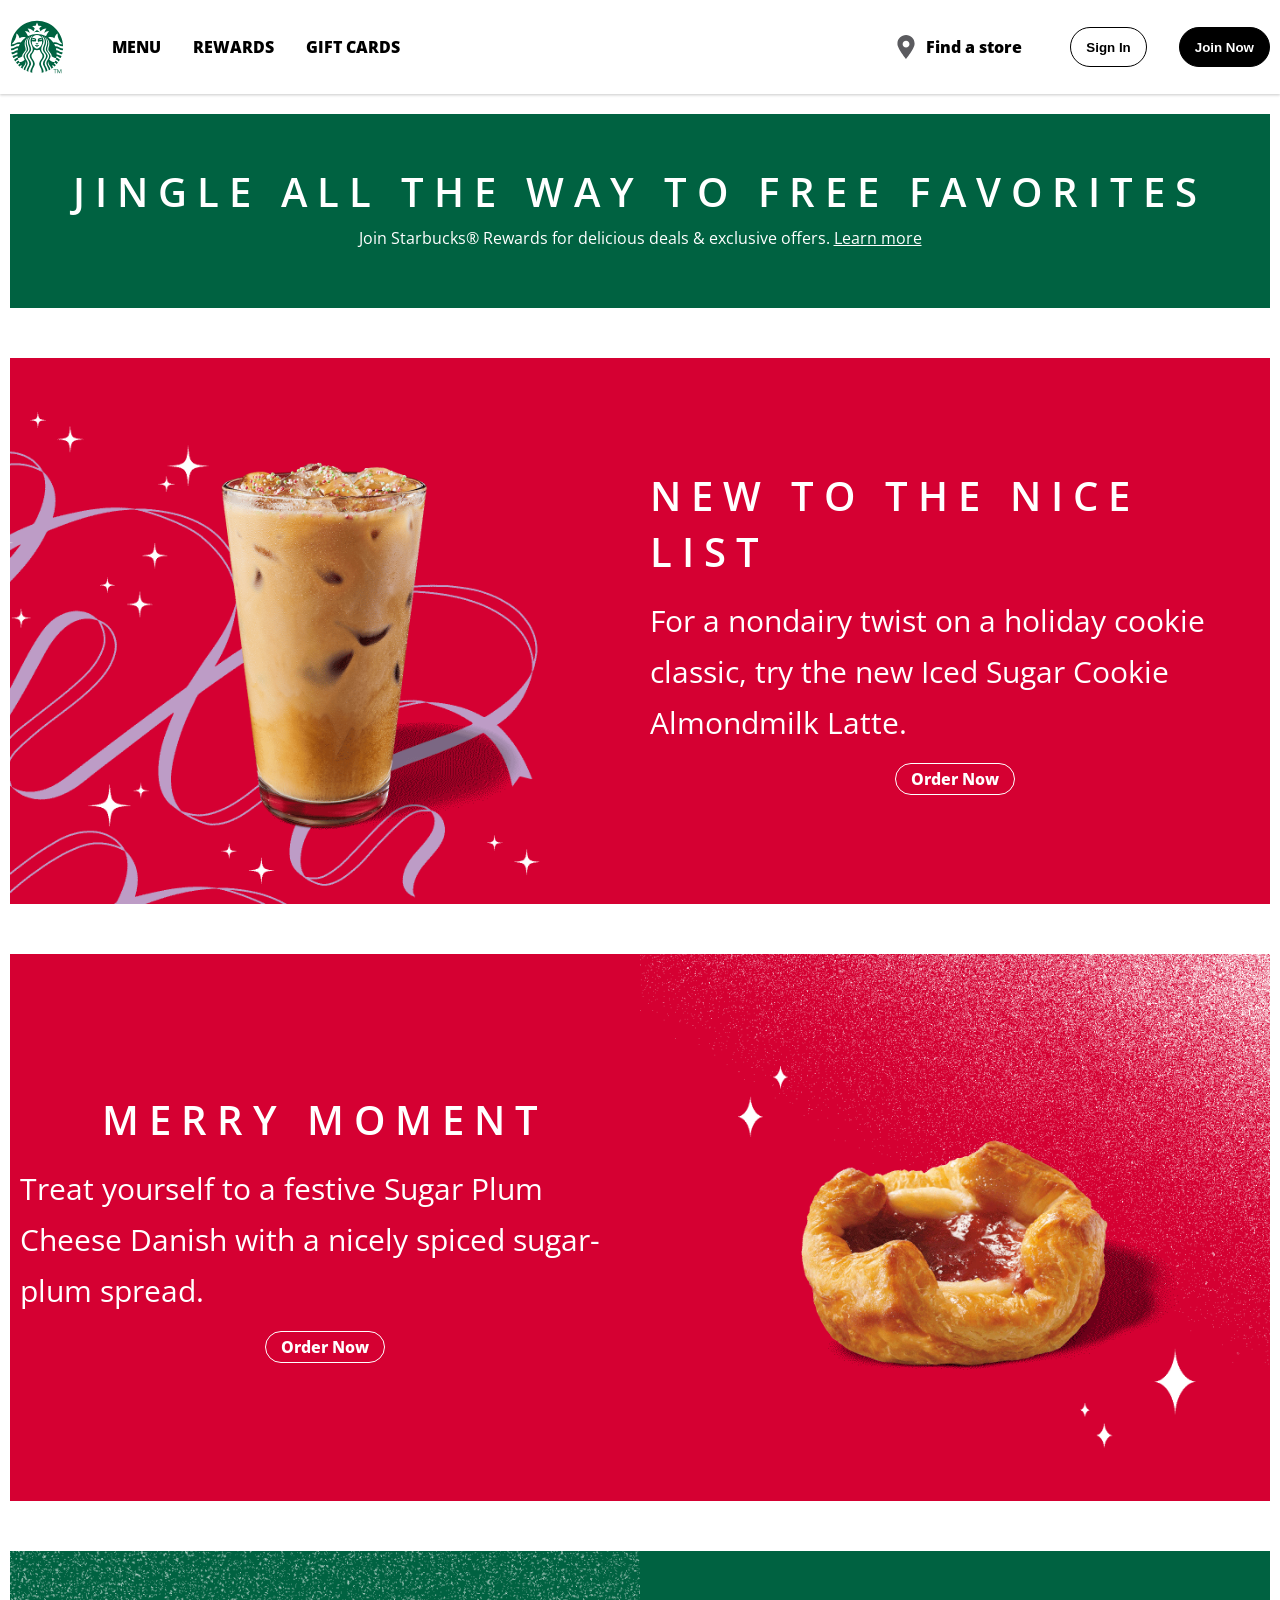
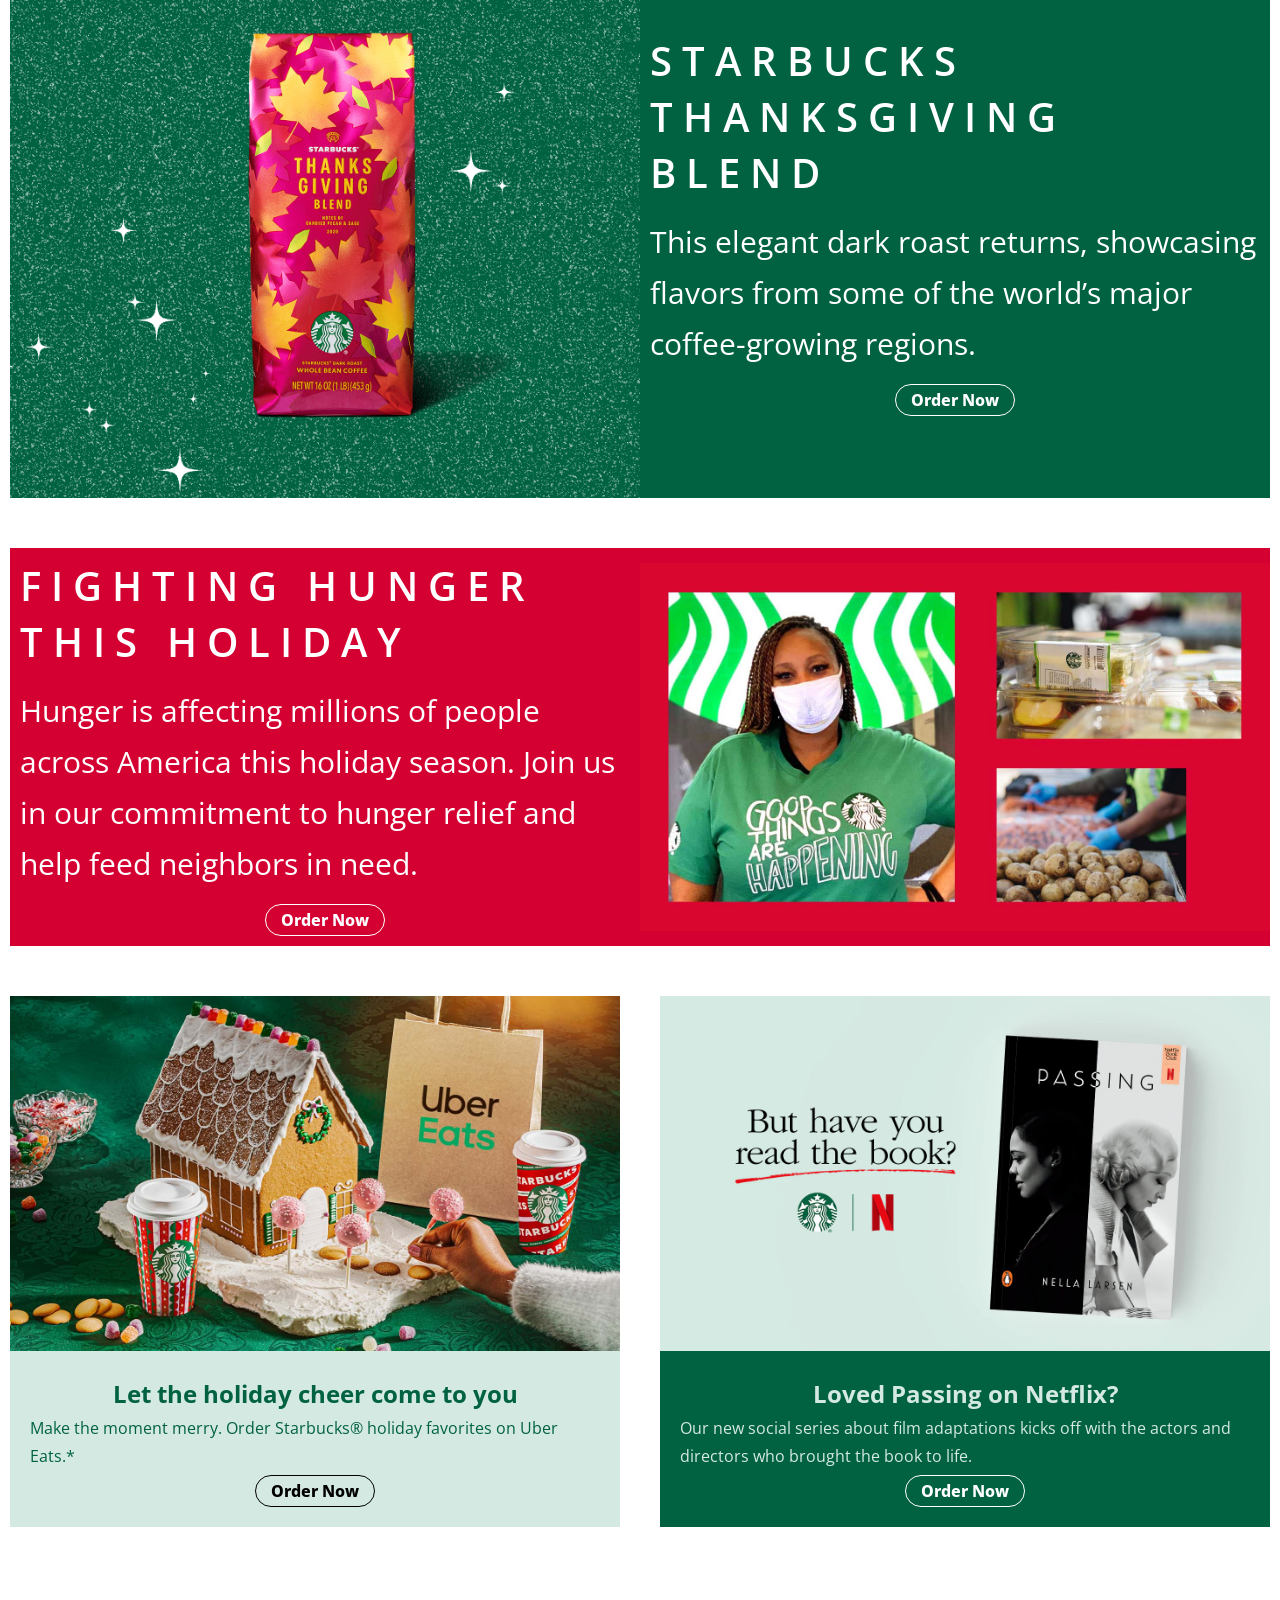
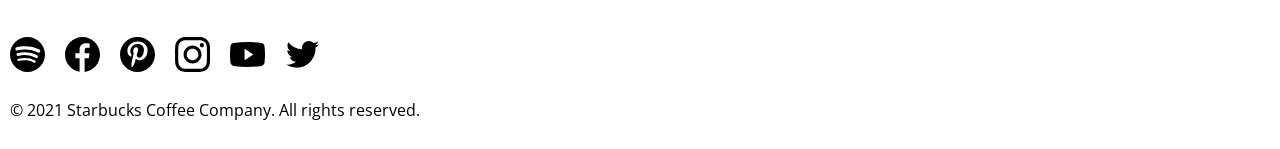
<file: week2/starbucks/index.html>
<!DOCTYPE html>
<html lang="en">
  <head>
    <meta charset="UTF-8" />
    <meta name="viewport" content="width=device-width, initial-scale=1.0" />
    <title>starbucks</title>
    <link rel="stylesheet" href="styles.css" />
  </head>
  <body>
    <header>
      <nav>
        <div class="nav-container">
          <div class="logo">
            <img src="./img/logo.svg" alt="Starbucks Logo" />
          </div>
          <ul class="nav-links">
            <li><a href="#menu">Menu</a></li>
            <li><a href="#rewards">Rewards</a></li>
            <li><a href="#gift-cards">gift cards</a></li>
          </ul>
        </div>

        <div class="nav-actions">
          <a href="">
            <img src="img/marker.svg" alt="" /><span>Find a store</span>
          </a>
          <button class="btn btn-dark-outline">sign in</button>
          <button class="btn btn-dark">join now</button>
        </div>
        <button type="button" class="hamburger" id="menu-btn">
          <span class="hamburger-top"></span>
          <span class="hamburger-middle"></span>
          <span class="hamburger-bottom"></span>
        </button>
      </nav>

      <div class="mobile-menu hidden" id="menu">
        <ul>
          <li>
            <a href="#">Menu</a>
          </li>
          <li>
            <a href="#">Rewards</a>
          </li>
          <li>
            <a href="#">Gift Cards</a>
          </li>
        </ul>

        <div class="mobile-menu-bottom">
          <button class="btn btn-dark-outline">Sign in</button>
          <button class="btn btn-dark">Join now</button>
          <div>
            <a href="#">
              <img src="img/marker.svg" alt="" />
              <span>Find a store</span>
            </a>
          </div>
        </div>
      </div>
    </header>

    <main class="container">
      <section>
        <div class="frist-section">
          <h2>Jingle all the way to free favorites</h2>
          <p>
            Join Starbucks® Rewards for delicious deals & exclusive offers.
            <a href="#">Learn more</a>
          </p>
        </div>
      </section>

      <section class="section">
        <img src="img/box-b.png" alt="" />
        <div class="section-inner">
          <h2 class="heading">New to the nice list</h2>
          <p class="parag">
            For a nondairy twist on a holiday cookie classic, try the new Iced
            Sugar Cookie Almondmilk Latte.
          </p>
          <a href="#" class="btn btn-light-outline">Order Now</a>
        </div>
      </section>

      <section class="section section-reverse">
        <img src="img/box-c.png" alt="" />
        <div class="section-inner">
          <h2 class="heading">Merry moment</h2>
          <p class="parag">
            Treat yourself to a festive Sugar Plum Cheese Danish with a nicely
            spiced sugar-plum spread.
          </p>
          <a href="#" class="btn btn-light-outline">Order Now</a>
        </div>
      </section>

      <section class="section" style="background-color: #006241">
        <img src="img/box-d.png" alt="" />
        <div class="section-inner">
          <h2 class="heading">Starbucks Thanksgiving Blend</h2>
          <p class="parag">
            This elegant dark roast returns, showcasing flavors from some of the
            world’s major coffee-growing regions.
          </p>
          <a href="#" class="btn btn-light-outline">Order Now</a>
        </div>
      </section>

      <section class="section section-reverse">
        <img src="img/box-e.jpg" alt="" />
        <div class="section-inner">
          <h2 class="heading">Fighting hunger this holiday</h2>
          <p class="parag">
            Hunger is affecting millions of people across America this holiday
            season. Join us in our commitment to hunger relief and help feed
            neighbors in need.
          </p>
          <a href="#" class="btn btn-light-outline">Order Now</a>
        </div>
      </section>

      <section class="last-section">
        <div class="frist-inner">
          <img src="img/box-f1.jpg" alt="" />
          <div class="box-text">
            <h2 class="heading">Let the holiday cheer come to you</h2>
            <p class="parag">
              Make the moment merry. Order Starbucks® holiday favorites on Uber
              Eats.*
            </p>
            <a href="#" class="btn btn-dark-outline">Order Now</a>
          </div>
        </div>
        <div class="second-inner">
          <img src="img/box-f2.jpg" alt="" />
          <div class="box-text">
            <h2 class="heading">Loved Passing on Netflix?</h2>
            <p class="parag">
              Our new social series about film adaptations kicks off with the
              actors and directors who brought the book to life.
            </p>
            <a href="#" class="btn btn-light-outline">Order Now</a>
          </div>
        </div>
      </section>
    </main>

    <footer class="footer">
      <div class="container">
        <div class="social">
          <a href="https://spotify.com">
            <img src="./img/social-spotify.svg" alt="" />
          </a>
          <a href="https://facebook.com">
            <img src="./img/social-facebook.svg" alt="" />
          </a>
          <a href="https://pinterest.com">
            <img src="./img/social-pinterest.svg" alt="" />
          </a>
          <a href="https://instagram.com">
            <img src="./img/social-instagram.svg" alt="" />
          </a>
          <a href="https://youtube.com">
            <img src="./img/social-youtube.svg" alt="" />
          </a>
          <a href="https://twitter.com">
            <img src="./img/social-twitter.svg" alt="" />
          </a>
        </div>
        <p>© 2021 Starbucks Coffee Company. All rights reserved.</p>
      </div>
    </footer>
    <script src="main.js"></script>
  </body>
</html>
</file>
<file: week1/tamplet-3/css/style.css>
/* Start Global Rules */
* {
  -webkit-box-sizing: border-box;
  -moz-box-sizing: border-box;
  box-sizing: border-box;
}
:root {
  --main-color: #2196f3;
  --main-color-alt: #1787e0;
  --main-transition: 0.3s;
  --main-padding-top: 100px;
  --main-padding-bottom: 100px;
  --section-background: #ececec;
}
html {
  scroll-behavior: smooth;
}
body {
  font-family: "Cairo", sans-serif;
}
a {
  text-decoration: none;
}
ul {
  list-style: none;
  margin: 0;
  padding: 0;
}
.container {
  padding-left: 15px;
  padding-right: 15px;
  margin-left: auto;
  margin-right: auto;
}
/* Small */
@media (min-width: 768px) {
  .container {
    width: 750px;
  }
}
/* Medium */
@media (min-width: 992px) {
  .container {
    width: 970px;
  }
}
/* Large */
@media (min-width: 1200px) {
  .container {
    width: 1170px;
  }
}
.main-title {
  text-transform: uppercase;
  margin: 0 auto 80px;
  border: 2px solid black;
  padding: 10px 20px;
  font-size: 30px;
  width: fit-content;
  position: relative;
  z-index: 1;
  transition: var(--main-transition);
}
.main-title::before,
.main-title::after {
  content: "";
  width: 12px;
  height: 12px;
  background-color: var(--main-color);
  position: absolute;
  border-radius: 50%;
  top: 50%;
  transform: translateY(-50%);
}
.main-title::before {
  left: -30px;
}
.main-title::after {
  right: -30px;
}
.main-title:hover::before {
  z-index: -1;
  animation: left-move 0.5s linear forwards;
}
.main-title:hover::after {
  z-index: -1;
  animation: right-move 0.5s linear forwards;
}
.main-title:hover {
  color: white;
  border: 2px solid white;
  transition-delay: 0.5s;
}
.spikes {
  position: relative;
}
.spikes::after {
  content: "";
  position: absolute;
  right: 0;
  width: 100%;
  height: 30px;
  z-index: 1;
  background-image: linear-gradient(135deg, white 25%, transparent 25%),
    linear-gradient(225deg, white 25%, transparent 25%);
  background-size: 30px 30px;
}
.dots {
  background-image: url("../imgs/dots.png");
  height: 186px;
  width: 204px;
  background-repeat: no-repeat;
  position: absolute;
}
.dots-up {
  top: 200px;
  right: 0;
}
.dots-down {
  bottom: 200px;
  left: 0;
}
/* End Global Rules */
/* Start Header */
.header {
  background-color: white;
  position: relative;
  -webkit-box-shadow: 0 0 10px #ddd;
  -moz-box-shadow: 0 0 10px #ddd;
  box-shadow: 0 0 10px #ddd;
}
.header .container {
  display: flex;
  justify-content: space-between;
  align-items: center;
  flex-wrap: wrap;
  position: relative;
}
.header .logo {
  color: var(--main-color);
  font-size: 26px;
  font-weight: bold;
  height: 72px;
  display: flex;
  justify-content: center;
  align-items: center;
}
@media (max-width: 767px) {
  .header .logo {
    width: 100%;
    height: 50px;
  }
}
.header .main-nav {
  display: flex;
}
@media (max-width: 767px) {
  .header .main-nav {
    margin: auto;
  }
}
.header .main-nav > li:hover .mega-menu {
  opacity: 1;
  z-index: 100;
  top: calc(100% + 1px);
}
.header .main-nav > li > a {
  display: flex;
  justify-content: center;
  align-items: center;
  height: 72px;
  position: relative;
  color: black;
  padding: 0 30px;
  overflow: hidden;
  font-size: 18px;
  transition: var(--main-transition);
}
@media (max-width: 767px) {
  .header .main-nav > li > a {
    padding: 10px;
    font-size: 14px;
    height: 40px;
  }
}
.header .main-nav > li > a::before {
  content: "";
  position: absolute;
  width: 100%;
  height: 4px;
  background-color: var(--main-color);
  top: 0;
  left: -100%;
  transition: var(--main-transition);
}
.header .main-nav > li > a:hover {
  color: var(--main-color);
  background-color: #fafafa;
}
.header .main-nav > li > a:hover::before {
  left: 0;
}
.header .mega-menu {
  position: absolute;
  width: 100%;
  left: 0;
  padding: 30px;
  background-color: white;
  border-bottom: 3px solid var(--main-color);
  z-index: -1;
  display: flex;
  gap: 40px;
  top: calc(100% + 50px);
  opacity: 0;
  transition: top var(--main-transition), opacity var(--main-transition);
}
@media (max-width: 767px) {
  .header .mega-menu {
    flex-direction: column;
    gap: 0;
    padding: 5px;
  }
}
.header .mega-menu .image img {
  max-width: 100%;
}
@media (max-width: 991px) {
  .header .mega-menu .image {
    display: none;
  }
}
.header .mega-menu .links {
  min-width: 250px;
  flex: 1;
}
.header .mega-menu .links li {
  position: relative;
}
.header .mega-menu .links li:not(:last-child) {
  border-bottom: 1px solid #e9e6e6;
}
@media (max-width: 767px) {
  .header .mega-menu .links:first-of-type li:last-child {
    border-bottom: 1px solid #e9e6e6;
  }
}
.header .mega-menu .links li::before {
  content: "";
  position: absolute;
  left: 0;
  top: 0;
  width: 0;
  height: 100%;
  background-color: #fafafa;
  z-index: -1;
  transition: var(--main-transition);
}
.header .mega-menu .links li:hover::before {
  width: 100%;
}
.header .mega-menu .links li a {
  color: var(--main-color);
  padding: 15px;
  display: block;
  font-size: 18px;
  font-weight: bold;
}
.header .mega-menu .links li a i {
  margin-right: 10px;
}
/* End Header */
/* Start Landing */
.landing {
  position: relative;
}
.landing::before {
  content: "";
  position: absolute;
  left: 0;
  top: -40px;
  width: 100%;
  height: 100%;
  background-color: #ececec;
  z-index: -1;
  transform: skewY(-6deg);
  transform-origin: top left;
}
.landing .container {
  min-height: calc(100vh - 72px);
  display: flex;
  align-items: center;
  padding-bottom: 120px;
}
.landing .text {
  flex: 1;
}
@media (max-width: 991px) {
  .landing .text {
    text-align: center;
  }
}
.landing .text h1 {
  font-size: 40px;
  margin: 0;
  letter-spacing: -2px;
}
@media (max-width: 767px) {
  .landing .text h1 {
    font-size: 28px;
  }
}
.landing .text p {
  font-size: 23px;
  line-height: 1.7;
  margin: 5px 0 0;
  color: #666;
  max-width: 500px;
}
@media (max-width: 991px) {
  .landing .text p {
    margin: 10px auto;
  }
}
@media (max-width: 767px) {
  .landing .text p {
    font-size: 18px;
  }
}
.landing .image img {
  position: relative;
  width: 600px;
  animation: up-and-down 5s linear infinite;
}
@media (max-width: 991px) {
  .landing .image {
    display: none;
  }
}
.landing .go-down {
  color: var(--main-color);
  position: absolute;
  bottom: 30px;
  left: 50%;
  transform: translateX(-50%);
  transition: var(--main-transition);
}
.landing .go-down:hover {
  color: var(--main-color-alt);
}
.landing .go-down i {
  animation: bouncing 1.5s infinite;
}
/* End Landing */
/* Start Articles */
.articles {
  padding-top: var(--main-padding-top);
  padding-bottom: var(--main-padding-bottom);
  position: relative;
}
.articles .container {
  display: grid;
  grid-template-columns: repeat(auto-fill, minmax(250px, 1fr));
  gap: 40px;
}
.articles .box {
  box-shadow: 0 2px 15px rgb(0 0 0 / 10%);
  background-color: white;
  border-radius: 6px;
  overflow: hidden;
  transition: transform var(--main-transition), box-shadow var(--main-transition);
}
.articles .box:hover {
  transform: translateY(-10px);
  box-shadow: 0 2px 15px rgb(0 0 0 / 20%);
}
.articles .box img {
  width: 100%;
  max-width: 100%;
}
.articles .box .content {
  padding: 20px;
}
.articles .box .content h3 {
  margin: 0;
}
.articles .box .content p {
  margin: 10px 0 0;
  line-height: 1.5;
  color: #777;
}
.articles .box .info {
  padding: 20px;
  border-top: 1px solid #e6e6e7;
  display: flex;
  justify-content: space-between;
  align-items: center;
}
.articles .box .info a {
  color: var(--main-color);
  font-weight: bold;
}
.articles .box .info i {
  color: var(--main-color);
}
.articles .box:hover .info i {
  animation: moving-arrow 0.6s linear infinite;
}
/* End Articles */
/* Start Gallery */
.gallery {
  padding-top: var(--main-padding-top);
  padding-bottom: var(--main-padding-bottom);
  position: relative;
  background-color: var(--section-background);
}
.gallery .container {
  display: grid;
  grid-template-columns: repeat(auto-fill, minmax(300px, 1fr));
  gap: 40px;
}
.gallery .box {
  padding: 15px;
  background-color: white;
  box-shadow: 0px 12px 20px 0px rgb(0 0 0 / 13%), 0px 2px 4px 0px rgb(0 0 0 / 12%);
}
.gallery .box .image {
  position: relative;
  overflow: hidden;
}
.gallery .box .image::before {
  content: "";
  position: absolute;
  top: 50%;
  left: 50%;
  transform: translate(-50%, -50%);
  background-color: rgb(255 255 255 / 20%);
  width: 0;
  height: 0;
  opacity: 0;
  z-index: 2;
}
.gallery .box .image:hover::before {
  animation: flashing 0.7s;
}
.gallery .box img {
  max-width: 100%;
  transition: var(--main-transition);
}
.gallery .box .image:hover img {
  transform: rotate(5deg) scale(1.1);
}
/* End Gallery */
/* Start Features */
.features {
  padding-top: var(--main-padding-top);
  padding-bottom: var(--main-padding-bottom);
  position: relative;
  background-color: white;
}
.features .container {
  display: grid;
  grid-template-columns: repeat(auto-fill, minmax(300px, 1fr));
  gap: 40px;
}
.features .box {
  text-align: center;
  border: 1px solid #ccc;
}
.features .box .img-holder {
  position: relative;
  overflow: hidden;
}
.features .box .img-holder::before {
  content: "";
  position: absolute;
  left: 0;
  top: -1px;
  width: 100%;
  height: 100%;
}
.features .box .img-holder::after {
  content: "";
  position: absolute;
  bottom: 0;
  right: 0;
  border-style: solid;
  border-width: 0px 0px 170px 500px;
  border-color: transparent transparent white transparent;
  transition: var(--main-transition);
}
.features .box .img-holder img {
  max-width: 100%;
}
.features .box:hover .img-holder::after {
  border-width: 170px 500px 170px 0;
}
.features .box h2 {
  position: relative;
  font-size: 40px;
  margin: auto;
  width: fit-content;
}
.features .box h2::after {
  content: "";
  position: absolute;
  bottom: -20px;
  left: 15px;
  height: 5px;
  width: calc(100% - 30px);
}
.features .box p {
  line-height: 2;
  font-size: 20px;
  margin: 30px 0;
  padding: 25px;
  color: #777;
}
.features .box a {
  display: block;
  border: 3px solid transparent;
  width: fit-content;
  margin: 0 auto 30px;
  font-weight: bold;
  font-size: 22px;
  padding: 10px 30px;
  border-radius: 6px;
  transition: var(--main-transition);
}
.features .quality .img-holder::before {
  background-color: rgb(244 64 54 / 60%);
}
.features .quality h2::after {
  background-color: #f44036;
}
.features .quality a {
  color: #f44036;
  border-color: #f44036;
  background: linear-gradient(to right, #f44036 50%, white 50%);
  background-size: 200% 100%;
  background-position: right bottom;
}
.features .time .img-holder::before {
  background-color: rgb(0 150 136 / 60%);
}
.features .time h2::after {
  background-color: #009688;
}
.features .time a {
  color: #009688;
  border-color: #009688;
  background: linear-gradient(to right, #009688 50%, white 50%);
  background-size: 200% 100%;
  background-position: right bottom;
}
.features .passion .img-holder::before {
  background-color: rgb(3 169 244 / 60%);
}
.features .passion h2::after {
  background-color: #03a9f4;
}
.features .passion a {
  color: #03a9f4;
  border-color: #03a9f4;
  background: linear-gradient(to right, #03a9f4 50%, white 50%);
  background-size: 200% 100%;
  background-position: right bottom;
}
.features .box:hover a {
  background-position: left bottom;
  color: white;
}
/* End Features */
/* Start Testimonials */
.testimonials {
  padding-top: var(--main-padding-top);
  padding-bottom: var(--main-padding-bottom);
  position: relative;
  background-color: var(--section-background);
}
.testimonials .container {
  display: grid;
  grid-template-columns: repeat(auto-fill, minmax(300px, 1fr));
  gap: 40px;
}
.testimonials .box {
  padding: 20px;
  background-color: white;
  box-shadow: 0 2px 4px rgb(0 0 0 / 7%);
  border-radius: 6px;
  position: relative;
}
.testimonials .box img {
  position: absolute;
  right: -10px;
  top: -50px;
  width: 100px;
  height: 100px;
  border-radius: 50%;
  border: 10px solid var(--section-background);
}
.testimonials .box h3 {
  margin: 0 0 10px;
}
.testimonials .box .title {
  color: #777;
  margin-bottom: 10px;
  display: block;
}
.testimonials .box .rate .filled {
  color: #ffc107;
}
.testimonials .box p {
  line-height: 1.5;
  color: #777;
  margin-top: 10px;
  margin-bottom: 0;
}
/* End Testimonials */
/* Start Team */
.team {
  padding-top: var(--main-padding-top);
  padding-bottom: var(--main-padding-bottom);
  position: relative;
}
.team .container {
  display: grid;
  grid-template-columns: repeat(auto-fill, minmax(300px, 1fr));
  gap: 30px;
}
.team .box {
  position: relative;
}
.team .box::before,
.team .box::after {
  content: "";
  background-color: #f3f3f3;
  position: absolute;
  right: 0;
  top: 0;
  height: 100%;
  border-radius: 10px;
  transition: var(--main-transition);
}
.team .box::before {
  width: calc(100% - 60px);
  z-index: -2;
}
.team .box::after {
  z-index: -1;
  background-color: #e4e4e4;
  width: 0;
}
.team .box:hover::after {
  width: calc(100% - 60px);
}
.team .box .data {
  display: flex;
  align-items: center;
  padding-top: 60px;
}
.team .box .data img {
  width: calc(100% - 60px);
  transition: var(--main-transition);
  border-radius: 10px;
}
.team .box:hover img {
  filter: grayscale(100%);
}
.team .box .data .social {
  width: 60px;
  display: flex;
  flex-direction: column;
  align-items: center;
  gap: 20px;
}
.team .box .data .social a {
  width: 60px;
  height: 30px;
  display: flex;
  justify-content: center;
  align-items: center;
}
.team .box .data .social a:hover i {
  color: var(--main-color);
}
.team .box .data .social i {
  color: #777;
  transition: var(--main-transition);
}
.team .box .info {
  padding-left: 80px;
}
.team .box .info h3 {
  margin-bottom: 0;
  color: var(--main-color);
  font-size: 22px;
  transition: var(--main-transition);
}
.team .box .info p {
  margin-top: 10px;
  margin-bottom: 25px;
}
.team .box:hover .info h3 {
  color: #777;
}
/* End Team */
/* Start Services */
.services {
  padding-top: var(--main-padding-top);
  padding-bottom: var(--main-padding-bottom);
  position: relative;
  background-color: var(--section-background);
}
.services .container {
  display: grid;
  grid-template-columns: repeat(auto-fill, minmax(300px, 1fr));
  gap: 40px;
}
.services .box {
  background-color: white;
  box-shadow: 0 12px 20px 0 rgb(0 0 0 / 13%), 0 2px 4px 0 rgb(0 0 0 / 12%);
  counter-increment: services;
  transition: var(--main-transition);
  position: relative;
}
.services .box::before {
  content: "";
  left: 50%;
  transform: translateX(-50%);
  height: 3px;
  top: -3px;
  background-color: var(--main-color);
  position: absolute;
  width: 0;
  transition: var(--main-transition);
}
.services .box:hover {
  transform: translateY(-10px);
}
.services .box:hover::before {
  width: 100%;
}
.services .box > i {
  margin: 30px auto 20px;
  display: block;
  text-align: center;
  color: #d5d5d5;
}
.services .box > h3 {
  text-align: center;
  margin: 20px 0 40px;
  font-size: 25px;
  color: var(--main-color);
}
.services .box .info {
  padding: 15px;
  position: relative;
  background-color: #f9f9f9;
  text-align: right;
}
.services .box .info::before {
  content: "0" counter(services);
  position: absolute;
  background-color: var(--main-color);
  color: white;
  left: 0;
  top: 0;
  height: 100%;
  width: 80px;
  font-size: 30px;
  font-weight: bold;
  display: flex;
  justify-content: center;
  align-items: center;
  padding-right: 15px;
}
.services .box .info::after {
  content: "";
  position: absolute;
  background-color: #d5d5d5;
  top: 0;
  left: 80px;
  width: 50px;
  height: calc(100% + 0.4px);
  transform: skewX(-30deg);
}
.services .box .info a {
  color: var(--main-color);
}
/* End Services */
/* Start Skills */
.our-skills {
  padding-top: var(--main-padding-top);
  padding-bottom: var(--main-padding-bottom);
  position: relative;
}
.our-skills .container {
  display: flex;
  align-items: center;
}
@media (max-width: 991px) {
  .our-skills img {
    display: none;
  }
}
.our-skills .skills {
  flex: 1;
}
.our-skills .skill h3 {
  display: flex;
  justify-content: space-between;
  align-items: center;
}
.our-skills .skill h3 span {
  font-size: 12px;
  border: 1px solid #ccc;
  padding: 3px 5px;
  border-radius: 4px;
  color: var(--main-color);
}
.our-skills .skill .the-progress {
  height: 30px;
  background-color: #eee;
  position: relative;
}
.our-skills .skill .the-progress span {
  position: absolute;
  left: 0;
  top: 0;
  height: 100%;
  background-color: var(--main-color);
  transition: width 0.5s linear;
}
/* End Skills */
/* Start Work Steps */
.work-steps {
  padding-top: var(--main-padding-top);
  padding-bottom: var(--main-padding-bottom);
  position: relative;
  background-color: var(--section-background);
}
.work-steps .container {
  display: flex;
  align-items: center;
  justify-content: space-between;
}
@media (max-width: 991px) {
  .work-steps .container {
    flex-direction: column;
  }
}
.work-steps .image {
  max-width: 100%;
  margin-right: 100px;
}
@media (max-width: 991px) {
  .work-steps .image {
    margin: 0 0 50px;
  }
}
.work-steps .info .box {
  background-color: #f6f5f5;
  padding: 30px;
  margin-bottom: 20px;
  border-radius: 6px;
  display: flex;
  align-items: center;
  border: 2px solid white;
  position: relative;
  z-index: 1;
}
@media (max-width: 767px) {
  .work-steps .info .box {
    flex-direction: column;
    text-align: center;
  }
}
.work-steps .info .box::before {
  content: "";
  left: 50%;
  top: 50%;
  position: absolute;
  width: 0;
  height: 0;
  transform: translate(-50%, -50%);
  background-color: #ededed;
  z-index: -1;
  transition: var(--main-transition);
}
.work-steps .info .box:hover::before {
  width: 100%;
  height: 100%;
}
.work-steps .info .box img {
  width: 64px;
  margin-right: 30px;
}
@media (max-width: 767px) {
  .work-steps .info .box img {
    margin: 0 0 30px;
  }
}
.work-steps .info .box h3 {
  margin: 0;
  font-size: 22px;
}
.work-steps .info .box p {
  color: #777;
  line-height: 1.7;
  margin: 10px 0 0;
  font-size: 18px;
}
/* End Work Steps */
/* Start Events */
.events {
  padding-top: var(--main-padding-top);
  padding-bottom: var(--main-padding-bottom);
  position: relative;
}
.events .container {
  display: flex;
  align-items: center;
  flex-wrap: wrap;
}
.events img {
  max-width: 450px;
}
@media (max-width: 991px) {
  .events img {
    display: none;
  }
}
.events .info {
  flex: 1;
}
.events .info .time {
  display: flex;
  align-items: center;
  margin: 20px auto;
  gap: 10px;
  justify-content: center;
}
.events .info .time .unit {
  border: 1px solid #d4d4d4;
  border-radius: 6px;
  text-align: center;
  width: 75px;
  transition: var(--main-transition);
}
.events .info .time .unit span {
  display: block;
  transition: var(--main-transition);
}
.events .info .time .unit span:first-child {
  font-size: 35px;
  padding: 15px;
  color: var(--main-color);
  font-weight: bold;
}
.events .info .time .unit span:last-child {
  padding: 8px 10px;
  font-size: 13px;
  border-top: 1px solid #d4d4d4;
}
.events .info .time .unit:hover,
.events .info .time .unit:hover span:last-child {
  border-color: var(--main-color);
}
.events .title {
  text-align: center;
  margin: 40px 0 0;
  font-size: 30px;
}
.events .description {
  text-align: center;
  line-height: 1.7;
  font-size: 19px;
  color: #777;
}
.events .subscribe {
  width: 100%;
  margin-top: 50px;
}
.events .subscribe form {
  width: 600px;
  margin: 20px auto;
  padding: 30px 40px;
  background-color: #f6f5f5;
  border-radius: 50px;
  display: flex;
  gap: 20px;
}
@media (max-width: 767px) {
  .events .subscribe form {
    max-width: 100%;
    padding: 20px;
    flex-direction: column;
    border-radius: 0;
  }
}
.events .subscribe form input[type="email"] {
  padding: 20px;
  border-radius: 50px;
  border: none;
  flex: 1;
  caret-color: var(--main-color);
}
@media (max-width: 767px) {
  .events .subscribe form input[type="email"] {
    border-radius: 0;
  }
}
.events .subscribe form input[type="email"]:focus {
  outline: none;
}
.events .subscribe form input[type="email"]::placeholder {
  transition: opacity var(--main-transition);
}
.events .subscribe form input[type="email"]:focus::placeholder {
  opacity: 0;
}
.events .subscribe form input[type="submit"] {
  border-radius: 50px;
  border: none;
  background-color: var(--main-color);
  color: white;
  font-weight: bold;
  padding: 20px;
  cursor: pointer;
  transition: var(--main-transition);
}
@media (max-width: 767px) {
  .events .subscribe form input[type="submit"] {
    border-radius: 0;
  }
}
.events .subscribe form input[type="submit"]:hover {
  background-color: var(--main-color-alt);
}
/* End Events */
/* Start Pricing */
.pricing {
  padding-top: var(--main-padding-top);
  padding-bottom: var(--main-padding-bottom);
  position: relative;
  background-color: var(--section-background);
}
.pricing .container {
  display: grid;
  grid-template-columns: repeat(auto-fill, minmax(300px, 1fr));
  gap: 30px;
}
.pricing .box {
  position: relative;
  box-shadow: 0 12px 20px 0 rgb(0 0 0 / 13%), 0 2px 4px 0 rgb(0 0 0 / 12%);
  transition: var(--main-transition);
  background: white;
  text-align: center;
  z-index: 1;
}
.pricing .box::before,
.pricing .box::after {
  content: "";
  width: 0;
  height: 50%;
  background-color: #f6f6f6;
  position: absolute;
  z-index: -1;
  transition: var(--main-transition);
}
.pricing .box::before {
  left: 0;
  top: 0;
}
.pricing .box::after {
  right: 0;
  bottom: 0;
}
.pricing .box:hover::before,
.pricing .box:hover::after {
  width: 100%;
}
@media (min-width: 1200px) {
  .pricing .box.popular {
    top: -20px;
  }
}
.pricing .box.popular .label {
  position: absolute;
  writing-mode: vertical-rl;
  background-color: var(--main-color);
  color: white;
  font-weight: bold;
  padding: 10px 10px 35px 10px;
  font-size: 18px;
  right: 20px;
  width: 40px;
}
.pricing .box.popular .label::before {
  content: "";
  position: absolute;
  bottom: 0;
  right: 0;
  border-style: solid;
  border-color: transparent transparent white;
  border-width: 20px;
}
.pricing .box .title {
  font-weight: bold;
  margin: 30px 0;
  font-size: 25px;
  letter-spacing: -1px;
}
.pricing .box img {
  width: 80px;
  margin-bottom: 30px;
}
.pricing .box .price {
  margin-bottom: 20px;
}
.pricing .box .amount {
  display: block;
  font-size: 60px;
  font-weight: bold;
  margin-bottom: 5px;
  color: var(--main-color);
}
.pricing .box .time {
  color: #777;
}
.pricing .box ul {
  text-align: left;
}
.pricing .box ul li {
  padding: 20px;
  border-top: 1px solid #eee;
}
.pricing .box ul li::before {
  font-family: "Font Awesome 5 Free";
  content: "\f00c";
  margin-right: 10px;
  font-weight: 900;
  color: var(--main-color);
}
.pricing .box a {
  display: block;
  width: fit-content;
  border: 2px solid var(--main-color);
  color: var(--main-color);
  margin: 30px auto 40px;
  padding: 15px 20px;
  border-radius: 6px;
  font-weight: bold;
  transition: var(--main-transition);
}
.pricing .box a:hover {
  background-color: var(--main-color-alt);
  border-color: var(--main-color-alt);
  color: white;
}
/* End Pricing */
/* Start Videos */
.videos {
  padding-top: var(--main-padding-top);
  padding-bottom: var(--main-padding-bottom);
}
.videos .holder {
  display: flex;
  justify-content: center;
  background-color: var(--section-background);
  border: 1px solid #ddd;
}
@media (max-width: 991px) {
  .videos .holder {
    flex-direction: column;
  }
}
.videos .holder .list {
  min-width: 300px;
  background-color: white;
}
.videos .holder .list .name {
  display: flex;
  justify-content: space-between;
  padding: 20px;
  background-color: #f4f4f4;
  font-weight: bold;
  /* color: var(--main-color);*/
}
.videos .holder .list ul li {
  padding: 20px;
  border-top: 1px solid var(--section-background);
  cursor: pointer;
  transition: var(--main-transition);
}
.videos .holder .list ul li:hover {
  background-color: #fafafa;
  color: var(--main-color);
}
.videos .holder .list ul li span {
  display: block;
  margin-top: 10px;
  color: #777;
}
.videos .holder .preview {
  background-color: #e2e2e2;
  padding: 10px;
  display: flex;
  flex-direction: column;
  justify-content: space-between;
}
.videos .holder .preview img {
  max-width: 100%;
}
.videos .holder .preview .info {
  padding: 20px;
  background-color: white;
  margin-top: 10px;
}
/* End Videos */
/* Start Stats */
.stats {
  padding-top: var(--main-padding-top);
  padding-bottom: var(--main-padding-bottom);
  position: relative;
  background-image: url("../imgs/stats.jpg");
  background-size: cover;
  min-height: 300px;
}
.stats::before {
  content: "";
  position: absolute;
  left: 0;
  top: 0;
  width: 100%;
  height: 100%;
  background-color: rgb(255 255 255 / 95%);
}
.stats h2 {
  font-weight: bold;
  font-size: 40px;
  width: fit-content;
  margin: 0 auto 50px;
  position: relative;
}
.stats .container {
  display: grid;
  grid-template-columns: repeat(auto-fill, minmax(250px, 1fr));
  gap: 20px;
}
.stats .box {
  background-color: white;
  padding: 30px 15px;
  text-align: center;
  position: relative;
  opacity: 0.8;
  transition: var(--main-transition);
}
.stats .box::before,
.stats .box::after {
  content: "";
  position: absolute;
  width: 2px;
  background-color: var(--main-color);
  transition: 1s;
  height: 0;
}
.stats .box::before {
  top: 0;
  right: 0;
}
.stats .box::after {
  left: 0;
  bottom: 0;
}
.stats .box:hover {
  opacity: 1;
}
.stats .box:hover::before,
.stats .box:hover::after {
  height: 100%;
}
.stats .box .number {
  display: block;
  font-size: 50px;
  font-weight: bold;
  margin-top: 10px;
  margin-bottom: 10px;
}
.stats .box .text {
  color: var(--main-color);
  font-style: italic;
  font-size: 20px;
  font-weight: bold;
}
/* End Stats */
/* Start Discount */
.discount {
  min-height: 100vh;
  display: flex;
  flex-wrap: wrap;
}
.discount .image {
  background-image: url(../imgs/discount-background1.jpg);
  background-size: cover;
  color: white;
  flex-basis: 50%;
  display: flex;
  align-items: center;
  justify-content: center;
  position: relative;
  z-index: 1;
  animation: change-background 10s linear infinite;
}
.discount .image::before {
  content: "";
  position: absolute;
  left: 0;
  top: 0;
  width: 100%;
  height: 100%;
  background-color: rgb(23 135 224 / 97%);
  z-index: -1;
}
@media (max-width: 991px) {
  .discount .image {
    flex-basis: 100%;
  }
}
.discount .form {
  display: flex;
  align-items: center;
  justify-content: center;
  flex-basis: 50%;
  padding-bottom: 50px;
}
@media (max-width: 991px) {
  .discount .form {
    flex-basis: 100%;
  }
}
.discount .form .input {
  display: block;
  width: 100%;
  margin-bottom: 25px;
  padding: 15px;
  border: none;
  border-bottom: 1px solid #ccc;
  background-color: #f9f9f9;
  caret-color: var(--main-color);
}
.discount .form textarea.input {
  resize: none;
  height: 200px;
}
.discount .form .input:focus {
  outline: none;
}
.discount .form [type="submit"] {
  display: block;
  width: 100%;
  padding: 15px;
  background-color: var(--main-color);
  color: white;
  font-weight: bold;
  font-size: 20px;
  border: none;
  cursor: pointer;
  transition: var(--main-transition);
}
.discount .form [type="submit"]:hover {
  background-color: var(--main-color-alt);
}
.discount .content {
  text-align: center;
  padding: 0 20px;
}
.discount .content h2 {
  font-size: 40px;
  letter-spacing: -2px;
}
.discount .content p {
  line-height: 1.6;
  font-size: 18px;
  max-width: 500px;
}
.discount .content img {
  width: 300px;
  max-width: 100%;
}
/* End Discount */
/* Start Footer */
.footer {
  background-color: #191919;
  padding: 70px 0 0;
}
@media (max-width: 767px) {
  .footer {
    text-align: center;
  }
}
.footer .container {
  display: grid;
  grid-template-columns: repeat(auto-fill, minmax(250px, 1fr));
  gap: 40px;
}
.footer .box h3 {
  color: white;
  font-size: 50px;
  margin: 0 0 20px;
}
.footer .box .social {
  display: flex;
}
@media (max-width: 767px) {
  .footer .box .social {
    justify-content: center;
  }
}
.footer .box .social li {
  margin-right: 10px;
}
.footer .box .social li a {
  background-color: #313131;
  color: #b9b9b9;
  display: inline-flex;
  justify-content: center;
  align-items: center;
  width: 50px;
  height: 50px;
  font-size: 20px;
  transition: var(--main-transition);
}
.footer .box .social .facebook:hover {
  background-color: #1877f2;
}
.footer .box .social .twitter:hover {
  background-color: #1da1f2;
}
.footer .box .social .youtube:hover {
  background-color: #ff0000;
}
.footer .box .text {
  line-height: 2;
  color: #b9b9b9;
}
.footer .box .links li {
  padding: 15px 0;
  transition: var(--main-transition);
}
.footer .box .links li:not(:last-child) {
  border-bottom: 1px solid #444;
}
.footer .box .links li:hover {
  padding-left: 10px;
}
.footer .box .links li:hover a {
  color: white;
}
.footer .box .links li a {
  color: #b9b9b9;
  transition: var(--main-transition);
}
.footer .box .links li a::before {
  font-family: "Font Awesome 5 Free";
  content: "\F101";
  font-weight: 900;
  margin-right: 10px;
  color: var(--main-color);
}
.footer .box .line {
  display: flex;
  align-items: center;
  color: #b9b9b9;
  margin-bottom: 30px;
}
@media (max-width: 767px) {
  .footer .box .line {
    flex-direction: column;
  }
}
.footer .box .line i {
  font-size: 25px;
  color: var(--main-color);
  margin-right: 10px;
}
@media (max-width: 767px) {
  .footer .box .line i {
    margin-right: 0;
    margin-bottom: 15px;
  }
}
.footer .box .line .info {
  line-height: 1.7;
  flex: 1;
}
.footer .box .line .info span {
  display: block;
}
.footer .footer-gallery img {
  width: 78px;
  border: 3px solid white;
  margin: 2px;
}
.footer .copyright {
  padding: 25px 0;
  text-align: center;
  color: white;
  margin: 50px 0 0;
  border-top: 1px solid #444;
}
/* End Footer */
/* Start Animation */
@keyframes up-and-down {
  0%,
  100% {
    top: 0;
  }
  50% {
    top: -50px;
  }
}
@keyframes bouncing {
  0%,
  10%,
  20%,
  50%,
  80%,
  100% {
    transform: translateY(0);
  }
  40%,
  60% {
    transform: translateY(-15px);
  }
}
@keyframes left-move {
  50% {
    left: 0;
    width: 12px;
    height: 12px;
  }
  100% {
    left: 0;
    border-radius: 0;
    width: 50%;
    height: 100%;
  }
}
@keyframes right-move {
  50% {
    right: 0;
    width: 12px;
    height: 12px;
  }
  100% {
    right: 0;
    border-radius: 0;
    width: 50%;
    height: 100%;
  }
}
@keyframes moving-arrow {
  100% {
    transform: translateX(10px);
  }
}
@keyframes flashing {
  0%,
  40% {
    opacity: 1;
  }
  100% {
    opacity: 0;
    width: 200%;
    height: 200%;
  }
}
@keyframes change-background {
  0%,
  100% {
    background-image: url("../imgs/discount-background1.jpg");
  }
  50% {
    background-image: url("../imgs/discount-background2.jpg");
  }
}
/* End Animation */
</file>
<file: week2/starbucks/styles.css>
@import url("https://fonts.googleapis.com/css2?family=Open+Sans:wght@400;600;700&display=swap");

:root {
  --color-primary: #006241;
  --color-secondary: #d50032;
  --color-extra: #d4e9e2;
}

* {
  box-sizing: border-box;
  margin: 0;
  padding: 0;
}

html,
body {
  font-family: "Open Sans", sans-serif;
  line-height: 1.4;
  color: #000;
}

a {
  color: #000;
}

ul {
  list-style: none;
}

/* nav */

header {
  box-shadow: 0 1px 3px rgb(0 0 0 / 10%), 0 2px 2px rgb(0 0 0 / 6%),
    0 0 2px rgb(0 0 0 / 7%);
}

nav {
  display: flex;
  justify-content: space-between;
  align-items: center;
  max-width: 1440px;
  margin: 0 auto;
  padding: 20px 10px;
}
.container {
  max-width: 1440px;
  margin: 0 auto;
  padding: 20px 10px;
}

nav .nav-container {
  display: flex;
  align-items: center;
  gap: 3rem;
}

nav .nav-links {
  display: flex;
  gap: 2rem;
}

.logo {
  display: flex;
  align-items: center;
  gap: 1rem;
  width: 3.4rem;
}

.nav-links a {
  text-decoration: none;
  text-transform: uppercase;
  font-weight: 800;
}
.nav-links a:hover {
  color: var(--color-primary);
}

nav .nav-actions img {
  width: 1.5rem;
}

.nav-actions a {
  display: flex;
  align-items: center;
  gap: 0.5rem;
  text-decoration: none;
  font-weight: 800;
  padding: 0.5rem 1rem;
  border-radius: 0.5rem;
}

.nav-actions a:hover {
  color: var(--color-primary);
}

nav .nav-actions {
  display: flex;
  gap: 2rem;
}

.btn {
  text-transform: capitalize;
  font-weight: 750;
  cursor: pointer;
  display: inline-block;
  background: none;
  border: 1px #000 solid;
  border-radius: 50px;
  padding: 7px 15px;
  line-height: 1;
  text-align: center;
  text-decoration: none;
}

.btn-dark-outline {
  border-color: #000;
  color: #000;
}

.btn-dark-outline:hover,
.btn-light-outline:hover {
  background-color: rgba(0, 0, 0, 0.06);
  animation-duration: 100ms;
  transition-duration: 100ms;
}

.btn-light-outline {
  border-color: #fff;
  color: #fff;
}

.btn-dark {
  background-color: #000;
  color: #fff;
}

.btn-dark:hover {
  background-color: #333;
}

.hamburger {
  cursor: pointer;
  width: 24px;
  height: 24px;
  position: relative;
  background: none;
  border: none;
  z-index: 10;
  transition: all 0.25s;
  display: none;
}

.hamburger-top,
.hamburger-middle,
.hamburger-bottom {
  position: absolute;
  top: 0;
  left: 0;
  width: 24px;
  height: 2px;
  background: #000;
  transform: rotate(0);
  transition: all 0.5s;
}

.hamburger-middle {
  transform: translateY(7px);
}

.hamburger-bottom {
  transform: translateY(14px);
}

.open .hamburger-top {
  transform: rotate(45deg) translateY(6px) translateX(6px);
}

.open .hamburger-middle {
  display: none;
}

.open .hamburger-bottom {
  transform: rotate(-45deg) translateY(6px) translateX(-6px);
}

/* Mobile Menu */
.mobile-menu {
  position: fixed;
  right: 0;
  background-color: #fff;
  color: #000;
  width: 90%;
  height: 100%;
  padding: 30px;
  box-shadow: inset 0 4px 3px -3px rgb(0 0 0 / 10%),
    inset 0 4px 2px -2px rgb(0 0 0 / 7%);
  transition: all 0.3s;
}

.mobile-menu img {
  width: 20px;
  height: 20px;
  margin-right: 10px;
}

.mobile-menu ul {
  line-height: 3;
  border-bottom: #777 solid 1px;
  padding-bottom: 10px;
  margin-bottom: 30px;
}

.mobile-menu a {
  text-decoration: none;
  font-size: 20px;
}

.mobile-menu a:hover {
  color: var(--color-primary);
}

.mobile-menu div {
  margin-top: 20px;
}

.mobile-menu div a {
  display: flex;
  align-items: center;
  font-size: 16px;
}

.hidden {
  transform: translateX(100%);
}

.no-scroll {
  overflow: hidden;
}

@media (min-width: 1440px) {
  .box {
    max-width: 1440px;
    margin-right: auto;
    margin-left: auto;
  }

  .divider {
    max-width: 90%;
  }
}

/* main */
.frist-section {
  background-color: var(--color-primary);
  color: #fff;
  padding: 50px 20px;
  display: flex;
  flex-direction: column;
  align-items: center;
  justify-content: center;
  margin-bottom: 50px;
}
.frist-section h2 {
  font-weight: 600;
  text-transform: uppercase;
  letter-spacing: 10px;
  font-size: 40px;
}

.section {
  background-color: var(--color-secondary);
  display: flex;
  align-items: center;
  justify-content: center;
  margin-bottom: 50px;
}
.section img {
  width: 50%;
}
.section .section-inner {
  display: flex;
  flex-direction: column;
  align-items: center;
  justify-content: center;
  gap: 10px;
  color: #fff;
  padding: 10px;
}
.section .parag {
  font-size: 30px;
}

.section .heading {
  font-size: 40px;
  text-transform: uppercase;
  letter-spacing: 10px;
  font-weight: 600;
}

.section-reverse {
  flex-direction: row-reverse;
}

.last-section {
  display: flex;
  justify-content: center;
  gap: 40px;
  margin-bottom: 50px;
}

.last-section .frist-inner {
  background-color: var(--color-extra);
}
.last-section .frist-inner .heading,
.last-section .frist-inner .parag {
  color: var(--color-primary);
}
.last-section .box-text {
  display: flex;
  flex-direction: column;
  align-items: center;
  justify-content: center;
  padding: 20px;
}
.last-section .second-inner {
  background-color: var(--color-primary);
}

.last-section .second-inner .heading,
.last-section .second-inner .parag {
  color: var(--color-extra);
}

p {
  margin: 5px 0;
  line-height: 1.7;
}

img {
  max-width: 100%;
}

section a {
  color: #fff;
}

/* footer */
.social {
  display: flex;
  align-items: center;
  margin: 20px 0;
}

.social img {
  width: 35px;
  height: 35px;
}

.social a {
  text-decoration: none;
  margin-right: 20px;
}

.divider {
  width: 95%;
  height: 1px;
  background-color: #ccc;
  margin: 40px auto;
}

/* media queries */
@media (max-width: 960px) {
  .section .heading {
    font-size: 35px; /* Adjust font size for medium screens */
    letter-spacing: 8px; /* Adjust letter spacing */
  }
  .frist-section h2 {
    font-size: 35px; /* Adjust font size for medium screens */
    letter-spacing: 8px; /* Adjust letter spacing */
  }
}
@media (max-width: 768px) {
  .section {
    flex-direction: column;
  }
  .section .heading {
    font-size: 30px; /* Adjust font size for smaller screens */
    letter-spacing: 6px; /* Adjust letter spacing */
  }
  .section img {
    width: 100%; /* Adjust image width for better responsiveness */
  }
  .hamburger {
    display: block;
  }

  .logo img {
    width: 40px;
    height: 40px;
  }

  .nav-container .nav-links,
  nav .nav-actions {
    display: none;
  }

  .footer {
    text-align: center;
  }
  .frist-section h2 {
    font-size: 30px; /* Adjust font size for smaller screens */
    letter-spacing: 6px; /* Adjust letter spacing */
  }
  .last-section {
    flex-direction: column; /* Stack items vertically */
    gap: 20px; /* Reduce gap for smaller screens */
    align-items: center; /* Center align items */
  }
}
@media (max-width: 480px) {
  .section .heading {
    font-size: 25px; /* Adjust font size for very small screens */
    letter-spacing: 4px; /* Adjust letter spacing */
  }
  .frist-section h2 {
    font-size: 25px; /* Adjust font size for very small screens */
    letter-spacing: 4px; /* Adjust letter spacing */
  }
  .last-section {
    gap: 15px; /* Further reduce gap for very small screens */
  }
}
</file>
